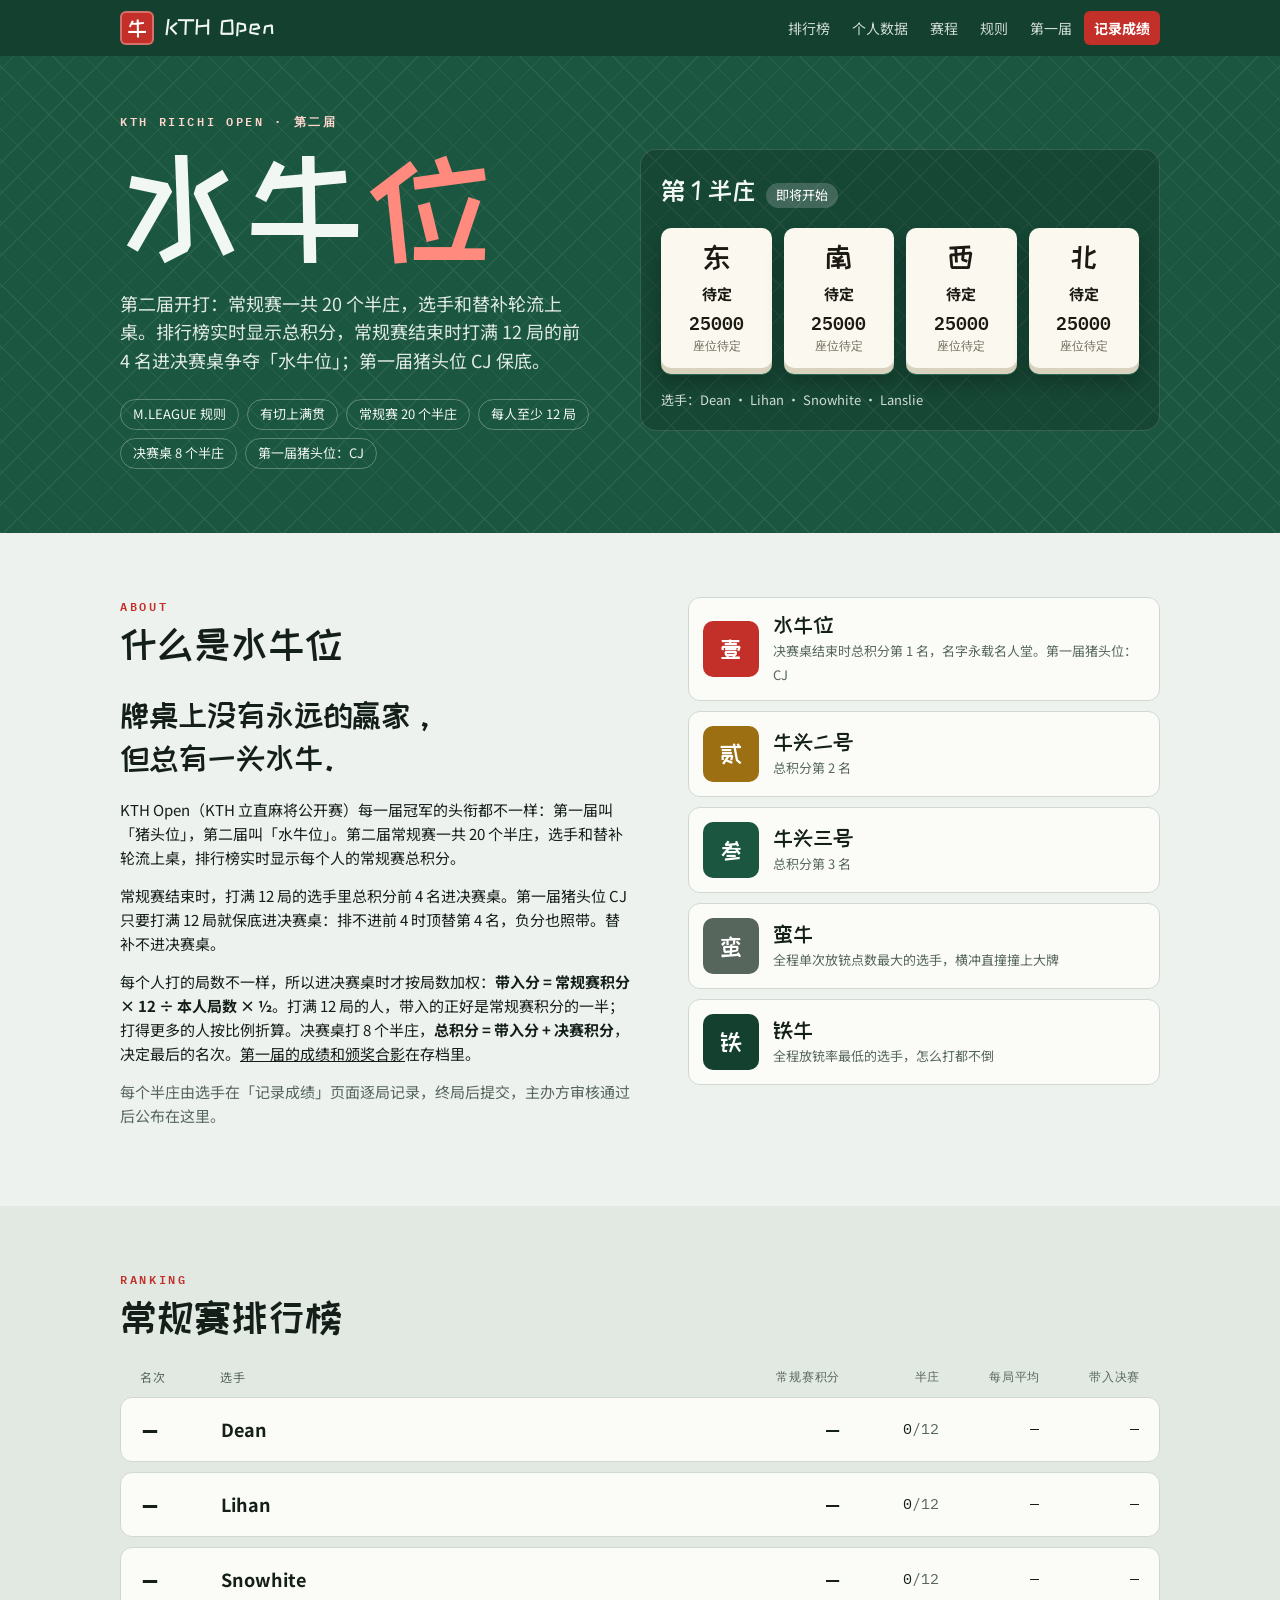
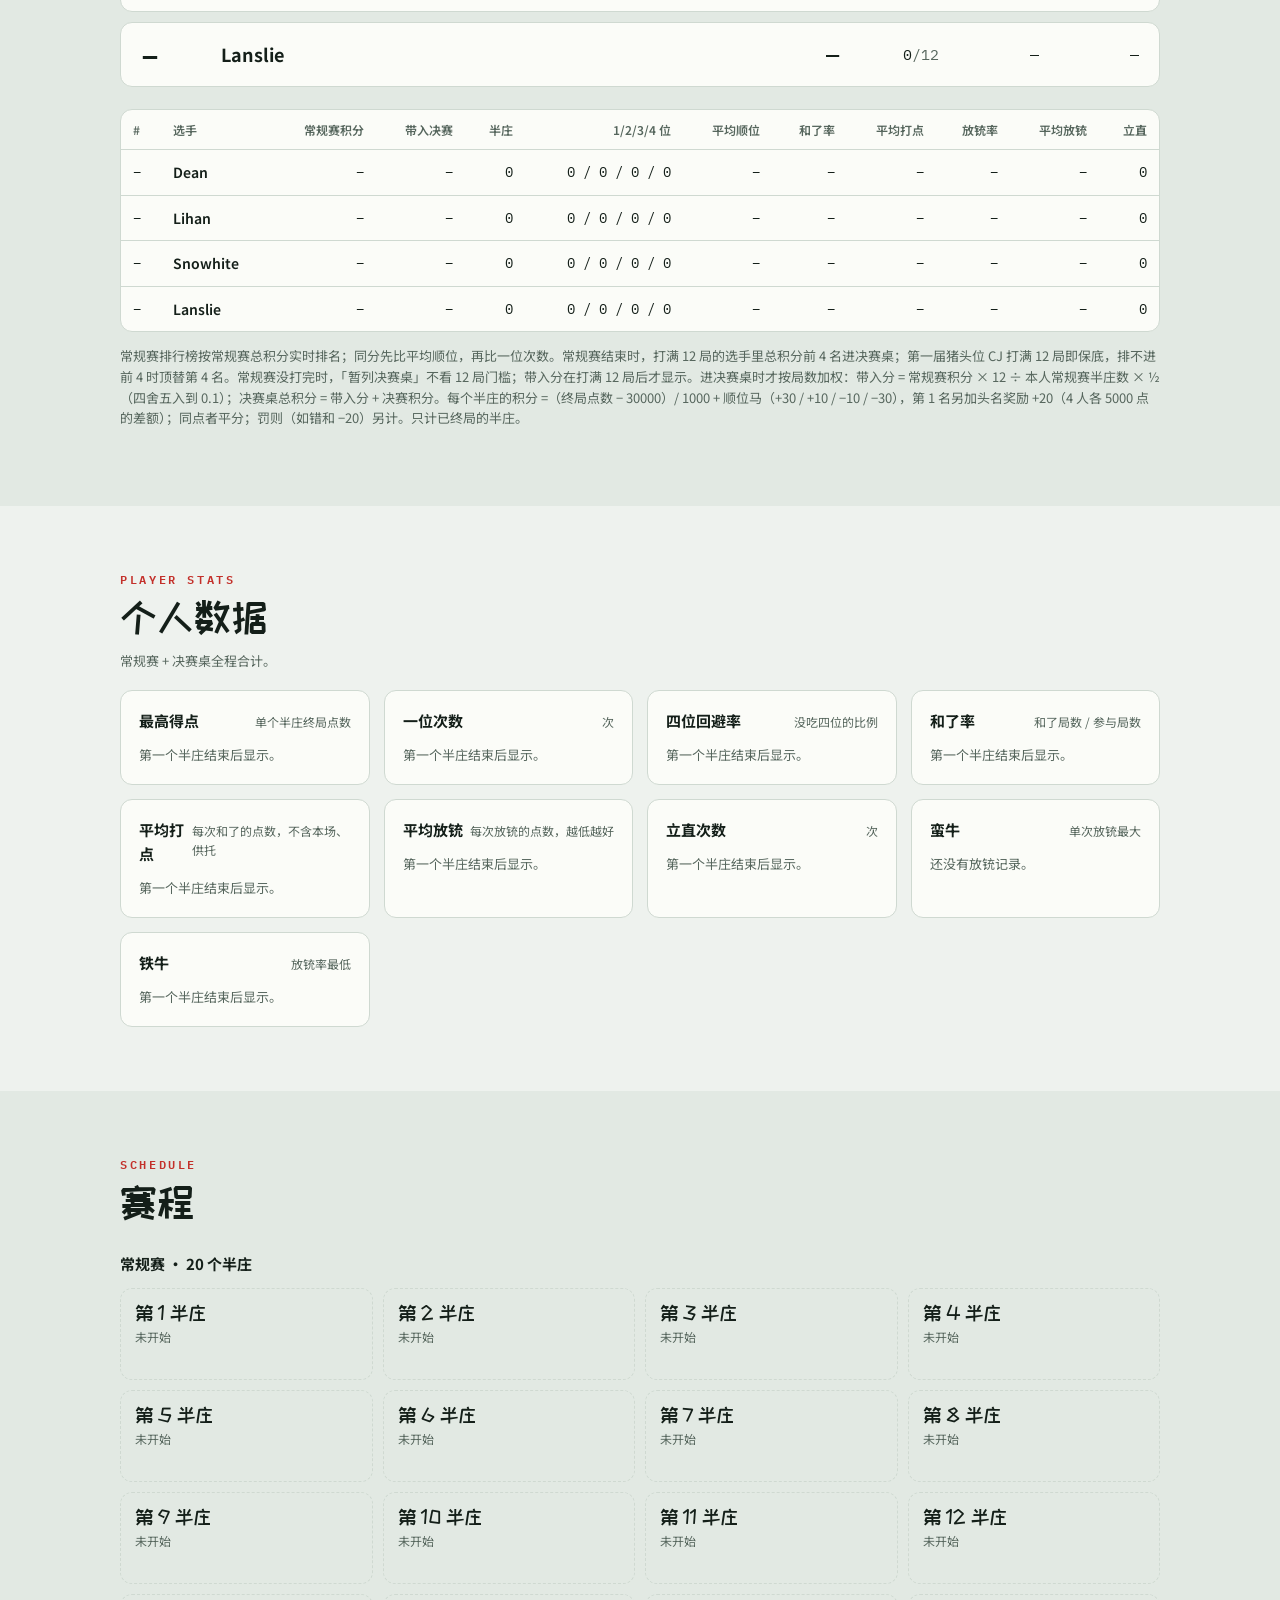
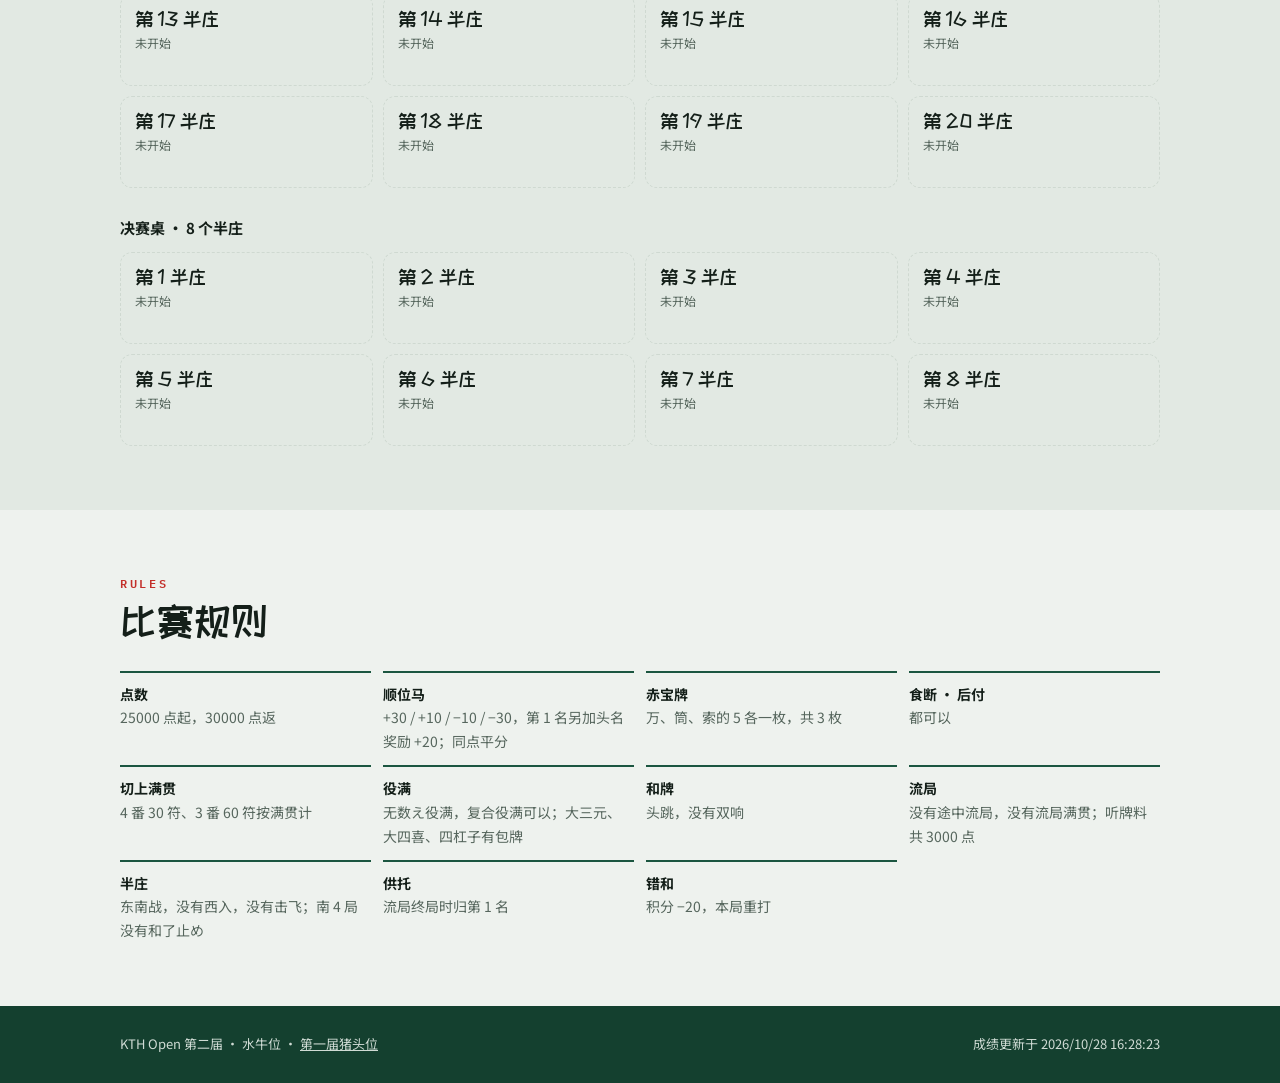
<file: index.html>
<!doctype html>
<html lang="zh-CN">
<head>
<meta charset="utf-8">
<meta name="viewport" content="width=device-width,initial-scale=1,viewport-fit=cover">
<title>水牛位 · KTH Open 第二届</title>
<meta name="description" content="KTH Open（KTH 立直麻将公开赛）第二届，冠军头衔「水牛位」：M.LEAGUE 规则，常规赛 20 个半庄、每人至少 12 局，前 4 名进决赛桌打 8 个半庄，排行榜、个人数据、赛程与牌谱。">
<link rel="preconnect" href="https://fonts.googleapis.com">
<link rel="preconnect" href="https://fonts.gstatic.com" crossorigin>
<link rel="stylesheet" href="https://fonts.googleapis.com/css2?family=ZCOOL+KuaiLe&family=Noto+Sans+SC:wght@400;500;700;900&family=IBM+Plex+Mono:wght@500;600&display=swap">
<style>
/* Layout: full-bleed bands (hero, intro, ranking, stats, schedule, rules), each with a centred 1080px inner column.
   The hero's match card draws the four players as standing mahjong tiles. */
:root{
  --bg:#eef2ee; --band:#e2e9e3; --surface:#fbfcf8; --line:#cfd9d1;
  --ink:#141f19; --muted:#56665d;
  --felt:#1b5640; --felt-2:#14402f; --felt-ink:#f1f7f2;
  --aka:#c3302a; --gold:#9c6f12; --good:#1d7a4b; --bad:#b4372d;
  --tile:#fbf8ef; --tile-edge:#d8d2bf;
  --display:"ZCOOL KuaiLe","Noto Sans SC",system-ui,sans-serif;
  --body:"Noto Sans SC","PingFang SC","Microsoft YaHei",system-ui,sans-serif;
  --mono:"IBM Plex Mono",ui-monospace,Menlo,monospace;
  color-scheme:light;
}
@media (prefers-color-scheme: dark){:root{
  --bg:#0d1611; --band:#121e17; --surface:#16231b; --line:#29392f;
  --ink:#e4ebe6; --muted:#93a59a;
  --felt:#17503b; --felt-2:#0f3a2a; --felt-ink:#eef6f0;
  --aka:#e65a4d; --gold:#d9a83e; --good:#58c08a; --bad:#ef7a6c;
  --tile:#ece7d8; --tile-edge:#b9b19a;
  color-scheme:dark;
}}
*{box-sizing:border-box}
html{scroll-behavior:smooth}
body{margin:0;background:var(--bg);color:var(--ink);font-family:var(--body);font-size:15px;line-height:1.6;
  padding-top:env(safe-area-inset-top,0px);padding-bottom:env(safe-area-inset-bottom,0px)}
button{font:inherit;color:inherit;cursor:pointer}
a{color:inherit}
:focus-visible{outline:2px solid var(--aka);outline-offset:3px}
.num{font-family:var(--mono);font-variant-numeric:tabular-nums}
.in{max-width:1080px;margin:0 auto;padding-left:max(20px,env(safe-area-inset-left,0px));padding-right:max(20px,env(safe-area-inset-right,0px))}
.band{padding-block:64px}
.band.alt{background:var(--band)}
.eyebrow{font-family:var(--mono);font-size:12px;letter-spacing:.22em;color:var(--aka);font-weight:600}
h2{font-family:var(--display);font-weight:400;font-size:40px;line-height:1.1;margin:6px 0 28px;text-wrap:balance}
h3{font-size:15px;margin:0 0 12px;font-weight:700}
.muted{color:var(--muted)} .small{font-size:13px}
.pos{color:var(--good)} .neg{color:var(--bad)}

/* top bar */
.bar{position:sticky;top:0;z-index:20;background:var(--felt-2);color:var(--felt-ink)}
.bar .in{display:flex;align-items:center;gap:14px;height:56px}
.mark{display:flex;align-items:center;gap:10px;text-decoration:none}
.seal{width:34px;height:34px;border-radius:6px;background:var(--aka);color:#fff;display:grid;place-items:center;font-family:var(--display);font-size:22px;box-shadow:inset 0 0 0 2px rgba(255,255,255,.3)}
.mark b{font-family:var(--display);font-weight:400;font-size:22px;letter-spacing:.04em}
.bar nav{margin-left:auto;display:flex;gap:2px;overflow-x:auto;scrollbar-width:none}
.bar nav a{text-decoration:none;font-size:14px;padding:6px 10px;border-radius:6px;white-space:nowrap;opacity:.85}
.bar nav a:hover{opacity:1;background:rgba(255,255,255,.08)}
.bar nav a.rec{background:var(--aka);color:#fff;opacity:1;font-weight:700}

/* hero */
.hero{background:var(--felt);color:var(--felt-ink);position:relative;overflow:hidden}
.hero::before{content:"";position:absolute;inset:0;opacity:.07;
  background-image:repeating-linear-gradient(45deg,#fff 0 1px,transparent 1px 22px),repeating-linear-gradient(-45deg,#fff 0 1px,transparent 1px 22px)}
.hero .in{position:relative;display:grid;grid-template-columns:1fr 1.1fr;gap:48px;align-items:center;padding-block:56px 64px}
.hero .eyebrow{color:#ffd7cf}
.hero h1{font-family:var(--display);font-weight:400;font-size:clamp(72px,12vw,132px);line-height:.95;margin:14px 0 18px;letter-spacing:.02em}
.hero h1 .r{color:#ff8a7d}
.hero p.lead{font-size:18px;max-width:30em;margin:0 0 24px;opacity:.92}
.facts{display:flex;flex-wrap:wrap;gap:8px}
.facts span{border:1px solid rgba(255,255,255,.28);border-radius:999px;padding:4px 12px;font-size:13px}

.match{background:rgba(0,0,0,.18);border:1px solid rgba(255,255,255,.14);border-radius:16px;padding:20px}
.match .head{display:flex;align-items:baseline;gap:10px;margin-bottom:16px;flex-wrap:wrap}
.match .head b{font-family:var(--display);font-weight:400;font-size:26px}
.match .head .st{font-size:13px;border-radius:999px;padding:2px 10px;background:var(--aka);color:#fff}
.match .head .st.done{background:rgba(255,255,255,.18)}
.match .head .meta{margin-left:auto;font-size:13px;opacity:.8}
.tiles{display:grid;grid-template-columns:repeat(4,1fr);gap:12px}
.tile{background:var(--tile);color:#1b1a14;border-radius:10px;padding:14px 10px 12px;text-align:center;position:relative;min-width:0;
  box-shadow:0 6px 0 var(--tile-edge),0 7px 0 #2a6a50,0 14px 18px rgba(0,0,0,.25)}
.tile .w{font-family:var(--display);font-size:30px;line-height:1;color:#1b1a14}
.tile .w.d{color:#c3302a}
.tile .n{font-weight:700;margin-top:10px;overflow:hidden;text-overflow:ellipsis;white-space:nowrap}
.tile .s{font-family:var(--mono);font-weight:600;font-size:18px;margin-top:2px}
.tile .p{font-size:12px;color:#6a6555;font-family:var(--mono)}
.tile .oya{position:absolute;top:8px;right:8px;font-size:11px;font-weight:700;color:#c3302a}
.match .foot{display:flex;justify-content:space-between;margin-top:22px;font-size:13px;opacity:.85;gap:10px;flex-wrap:wrap}
.match button.link{background:none;border:0;padding:0;color:#ffd7cf;text-decoration:underline;text-underline-offset:3px}

/* intro */
.intro{display:grid;grid-template-columns:1.1fr 1fr;gap:48px;align-items:start}
.intro .big{font-family:var(--display);font-size:32px;line-height:1.35;margin:0 0 18px;text-wrap:balance}
.intro p{margin:0 0 14px;max-width:34em}
.prizes{display:flex;flex-direction:column;gap:10px}
.prize{display:grid;grid-template-columns:56px 1fr;gap:14px;align-items:center;background:var(--surface);border:1px solid var(--line);border-radius:12px;padding:14px}
.prize .medal{width:56px;height:56px;border-radius:10px;display:grid;place-items:center;font-family:var(--display);font-size:24px;color:#fff}
.prize b{font-family:var(--display);font-weight:400;font-size:22px;display:block;line-height:1.2}
.m0{background:var(--aka)} .m1{background:var(--gold)} .m2{background:var(--felt)} .m3{background:var(--muted)} .m4{background:var(--felt-2)}

/* ranking */
.rank{display:flex;flex-direction:column;gap:10px}
.rrow{display:grid;grid-template-columns:64px 1fr repeat(4,minmax(84px,auto));gap:16px;align-items:center;background:var(--surface);border:1px solid var(--line);border-radius:12px;padding:14px 20px}
.rrow.h{background:none;border:0;padding-block:0;font-size:12px;color:var(--muted);letter-spacing:.06em}
.rrow .pos-n{font-family:var(--mono);font-size:30px;font-weight:600;line-height:1}
.rrow .pos-n .sub{font-family:var(--body);font-size:13px;font-weight:700;color:var(--muted);border:1px solid var(--line);border-radius:4px;padding:2px 6px}
.rrow.bk{background:none;border-style:dashed}
.rrow.fin{box-shadow:inset 5px 0 0 var(--felt)}
.rrow.r1{border-color:var(--aka);box-shadow:inset 5px 0 0 var(--aka)}
.rrow .short{font-size:12px;color:var(--muted);font-weight:400}
.rrow .who{font-weight:700;font-size:18px;display:flex;align-items:center;gap:10px;flex-wrap:wrap;min-width:0}
.badge{font-family:var(--display);font-weight:400;font-size:13px;padding:1px 8px;border-radius:4px;color:#fff}
.rrow .v{text-align:right;font-family:var(--mono);font-variant-numeric:tabular-nums}
.rrow .pt{font-size:22px;font-weight:600}
.bars{display:flex;height:6px;border-radius:3px;overflow:hidden;background:var(--band);margin-top:6px;max-width:220px}
.bars i{display:block;height:100%}
.rrow .show-s{display:none}

/* folded regular season */
details.fold{margin-top:22px;background:var(--surface);border:1px solid var(--line);border-radius:12px}
details.fold>summary{cursor:pointer;padding:14px 20px;font-weight:700;list-style:none;display:flex;justify-content:space-between;align-items:baseline;gap:12px}
details.fold>summary::-webkit-details-marker{display:none}
details.fold>summary::after{content:"展开 ▾";font-weight:400;font-size:13px;color:var(--muted);white-space:nowrap}
details.fold[open]>summary::after{content:"收起 ▴"}
details.fold>summary small{font-weight:400;color:var(--muted);font-size:13px;margin-right:auto}
details.fold .fold-in{padding:0 20px 20px}
details.fold .tablewrap{margin-top:0}

/* full table */
.tablewrap{overflow-x:auto;background:var(--surface);border:1px solid var(--line);border-radius:12px;margin-top:22px}
table{width:100%;border-collapse:collapse;font-size:14px}
th{font-size:12px;font-weight:600;color:var(--muted);text-align:right;padding:10px 12px;border-bottom:1px solid var(--line);white-space:nowrap}
td{padding:11px 12px;text-align:right;border-bottom:1px solid var(--line);white-space:nowrap;font-family:var(--mono);font-variant-numeric:tabular-nums}
th:nth-child(-n+2),td:nth-child(-n+2){text-align:left}
td:nth-child(2){font-family:var(--body);font-weight:600}
tr:last-child td{border-bottom:0}

/* stats */
.stats{display:grid;grid-template-columns:repeat(auto-fit,minmax(230px,1fr));gap:14px}
.card{background:var(--surface);border:1px solid var(--line);border-radius:12px;padding:18px}
.card h3{display:flex;justify-content:space-between;align-items:baseline}
.card h3 small{font-weight:400;color:var(--muted);font-size:12px}
.card ol{list-style:none;margin:0;padding:0;display:flex;flex-direction:column;gap:6px}
.card li{display:grid;grid-template-columns:1.6em 1fr auto;gap:8px;font-size:14px;align-items:baseline}
.card li .i{font-family:var(--mono);color:var(--muted)}
.card li:first-child{font-weight:700}
.award{display:flex;flex-direction:column;gap:6px}
.award .big{font-family:var(--mono);font-size:30px;font-weight:600;color:var(--aka);line-height:1.1}

/* schedule */
.sched{display:grid;grid-template-columns:repeat(4,1fr);gap:10px}
.cell{background:var(--surface);border:1px solid var(--line);border-radius:12px;padding:12px 14px;text-align:left;display:flex;flex-direction:column;gap:4px;min-height:92px}
button.cell:hover{border-color:var(--felt)}
.cell .no{font-family:var(--display);font-size:20px;line-height:1.1}
.cell .tag{font-size:12px;color:var(--muted)}
.cell.live{border-color:var(--aka)} .cell.live .tag{color:var(--aka);font-weight:700}
.cell.done .no{color:var(--felt)}
.cell.todo{background:none;border-style:dashed}
.cell .top1{font-size:13px;overflow:hidden;text-overflow:ellipsis;white-space:nowrap}

/* rules */
.rules{display:grid;grid-template-columns:repeat(auto-fit,minmax(240px,1fr));gap:12px}
.rule{border-top:2px solid var(--felt);padding-top:10px}
.rule b{display:block;font-size:14px}
.rule span{font-size:14px;color:var(--muted)}

footer{background:var(--felt-2);color:var(--felt-ink);padding-block:28px;font-size:13px}
footer .in{display:flex;justify-content:space-between;gap:12px;flex-wrap:wrap;opacity:.85}

/* game detail */
#detail{padding-block:32px 64px}
.back{background:none;border:0;color:var(--muted);padding:0;margin-bottom:12px}
.ghead{display:flex;align-items:baseline;gap:12px;flex-wrap:wrap;margin-bottom:16px}
.ghead .gno{font-family:var(--display);font-size:32px}
.ghead .state{font-family:var(--display);font-size:22px;color:var(--felt)}
.board{display:grid;grid-template-columns:repeat(4,1fr);gap:10px;margin-bottom:16px}
.seat{background:var(--surface);border:1px solid var(--line);border-radius:12px;padding:12px;display:flex;flex-direction:column;gap:2px;position:relative;min-width:0}
.seat.dealer{border-color:var(--aka);box-shadow:inset 0 3px 0 var(--aka)}
.seat .wind{font-family:var(--display);font-size:22px;line-height:1}
.seat .who{font-weight:600;overflow:hidden;text-overflow:ellipsis;white-space:nowrap}
.seat .sc{font-family:var(--mono);font-size:24px;font-weight:600}
.seat .meta{font-size:12px;color:var(--muted)}
.seat .dtag{position:absolute;top:10px;right:10px;font-size:11px;color:var(--aka);font-weight:700}
.hl{display:grid;grid-template-columns:7.5em 1fr;gap:10px;padding:10px 0;border-bottom:1px solid var(--line)}
.hl:last-child{border-bottom:0}
.hl .rd{font-size:13px;color:var(--muted)}
.hl .ds{font-size:12px;color:var(--muted);font-family:var(--mono)}

/* award photo */
.photo{margin:0;background:var(--surface);border:1px solid var(--line);border-radius:12px;overflow:hidden}
.photo img{display:block;width:100%;height:auto}
.photo figcaption{padding:12px 16px;font-size:13px;color:var(--muted)}

.empty{color:var(--muted);text-align:center;padding:28px 12px;border:1px dashed var(--line);border-radius:12px}

@media (max-width:860px){
  .hero .in,.intro{grid-template-columns:1fr;gap:32px}
  .sched{grid-template-columns:repeat(2,1fr)}
  .rrow{grid-template-columns:44px 1fr auto;gap:10px;padding:12px 14px}
  .rrow .hide-s{display:none}
  .rrow .show-s{display:block}
  .rrow .pos-n{font-size:24px}
  h2{font-size:32px}
  .band{padding-block:48px}
}
@media (max-width:560px){
  .tiles{gap:8px}
  .tile{padding:12px 4px 10px}
  .tile .w{font-size:24px}
  .tile .s{font-size:15px}
  .board{grid-template-columns:repeat(2,1fr)}
  .hl{grid-template-columns:1fr;gap:2px}
  .bar nav a{padding:6px 7px;font-size:13px}
  .mark b{display:none}
}
@media (prefers-reduced-motion:reduce){html{scroll-behavior:auto}}
</style>
</head>
<body>
<div class="bar"><div class="in">
  <a class="mark" href="#top" data-home><span class="seal" aria-hidden="true">牛</span><b>KTH Open</b></a>
  <nav>
    <a href="#ranking" data-home>排行榜</a>
    <a href="#stats" data-home>个人数据</a>
    <a href="#schedule" data-home>赛程</a>
    <a href="#rules" data-home>规则</a>
    <a href="s1/">第一届</a>
    <a href="record.html" class="rec">记录成绩</a>
  </nav>
</div></div>

<div id="home">
  <section class="hero" id="top"><div class="in">
    <div>
      <div class="eyebrow">KTH RIICHI OPEN · 第二届</div>
      <h1>水牛<span class="r">位</span></h1>
      <p class="lead">第二届开打：常规赛一共 20 个半庄，选手和替补轮流上桌。排行榜实时显示总积分，常规赛结束时打满 12 局的前 4 名进决赛桌争夺「水牛位」；第一届猪头位 CJ 保底。</p>
      <div class="facts"><span>M.LEAGUE 规则</span><span>有切上满贯</span><span>常规赛 20 个半庄</span><span>每人至少 12 局</span><span>决赛桌 8 个半庄</span><span>第一届猪头位：CJ</span></div>
    </div>
    <div class="match" id="match"><div class="head"><b>读取中…</b></div></div>
  </div></section>

  <section class="band"><div class="in intro">
    <div>
      <div class="eyebrow">ABOUT</div>
      <h2>什么是水牛位</h2>
      <p class="big">牌桌上没有永远的赢家，<br>但总有一头水牛。</p>
      <p>KTH Open（KTH 立直麻将公开赛）每一届冠军的头衔都不一样：第一届叫「猪头位」，第二届叫「水牛位」。第二届常规赛一共 20 个半庄，选手和替补轮流上桌，排行榜实时显示每个人的常规赛总积分。</p>
      <p>常规赛结束时，打满 12 局的选手里总积分前 4 名进决赛桌。第一届猪头位 CJ 只要打满 12 局就保底进决赛桌：排不进前 4 时顶替第 4 名，负分也照带。替补不进决赛桌。</p>
      <p>每个人打的局数不一样，所以进决赛桌时才按局数加权：<b>带入分 = 常规赛积分 × 12 ÷ 本人局数 × ½</b>。打满 12 局的人，带入的正好是常规赛积分的一半；打得更多的人按比例折算。决赛桌打 8 个半庄，<b>总积分 = 带入分 + 决赛积分</b>，决定最后的名次。<a href="s1/">第一届的成绩和颁奖合影</a>在存档里。</p>
      <p class="muted">每个半庄由选手在「记录成绩」页面逐局记录，终局后提交，主办方审核通过后公布在这里。</p>
    </div>
    <div class="prizes">
      <div class="prize"><span class="medal m0">壹</span><div><b>水牛位</b><span class="muted small">决赛桌结束时总积分第 1 名，名字永载名人堂。第一届猪头位：CJ</span></div></div>
      <div class="prize"><span class="medal m1">贰</span><div><b>牛头二号</b><span class="muted small">总积分第 2 名</span></div></div>
      <div class="prize"><span class="medal m2">叁</span><div><b>牛头三号</b><span class="muted small">总积分第 3 名</span></div></div>
      <div class="prize"><span class="medal m3">蛮</span><div><b>蛮牛</b><span class="muted small">全程单次放铳点数最大的选手，横冲直撞撞上大牌</span></div></div>
      <div class="prize"><span class="medal m4">铁</span><div><b>铁牛</b><span class="muted small">全程放铳率最低的选手，怎么打都不倒</span></div></div>
    </div>
  </div></section>

  <section class="band alt" id="ranking"><div class="in">
    <div class="eyebrow">RANKING</div>
    <h2 id="rankTitle">常规赛排行榜</h2>
    <div class="rank" id="rank"></div>
    <div class="tablewrap" id="fullWrap"><table><thead id="fullHead"></thead><tbody id="full"></tbody></table></div>
    <p class="muted small" style="margin-top:14px">常规赛排行榜按常规赛总积分实时排名；同分先比平均顺位，再比一位次数。常规赛结束时，打满 12 局的选手里总积分前 4 名进决赛桌；第一届猪头位 CJ 打满 12 局即保底，排不进前 4 时顶替第 4 名。常规赛没打完时，「暂列决赛桌」不看 12 局门槛；带入分在打满 12 局后才显示。进决赛桌时才按局数加权：带入分 = 常规赛积分 × 12 ÷ 本人常规赛半庄数 × ½（四舍五入到 0.1）；决赛桌总积分 = 带入分 + 决赛积分。每个半庄的积分 =（终局点数 − 30000）/ 1000 + 顺位马（+30 / +10 / −10 / −30），第 1 名另加头名奖励 +20（4 人各 5000 点的差额）；同点者平分；罚则（如错和 −20）另计。只计已终局的半庄。</p>
    <details class="fold" id="regFold" hidden><summary>常规赛最终成绩<small id="regSum"></small></summary><div class="fold-in">
      <div class="tablewrap"><table><thead id="fullRegHead"></thead><tbody id="fullReg"></tbody></table></div>
    </div></details>
  </div></section>

  <section class="band" id="stats"><div class="in">
    <div class="eyebrow">PLAYER STATS</div>
    <h2>个人数据</h2>
    <p class="muted small" style="margin:-16px 0 18px">常规赛 + 决赛桌全程合计。</p>
    <div class="stats" id="statcards"></div>
  </div></section>

  <section class="band alt" id="schedule"><div class="in">
    <div class="eyebrow">SCHEDULE</div>
    <h2>赛程</h2>
    <h3>常规赛 · 20 个半庄</h3>
    <div class="sched" id="schedReg"></div>
    <h3 style="margin-top:28px">决赛桌 · 8 个半庄</h3>
    <div class="sched" id="sched"></div>
    <details class="fold" id="casualFold" hidden><summary>娱乐局<small id="casualSum"></small></summary><div class="fold-in">
      <div class="sched" id="schedCasual"></div>
    </div></details>
  </div></section>

  <section class="band" id="rules"><div class="in">
    <div class="eyebrow">RULES</div>
    <h2>比赛规则</h2>
    <div class="rules">
      <div class="rule"><b>点数</b><span>25000 点起，30000 点返</span></div>
      <div class="rule"><b>顺位马</b><span>+30 / +10 / −10 / −30，第 1 名另加头名奖励 +20；同点平分</span></div>
      <div class="rule"><b>赤宝牌</b><span>万、筒、索的 5 各一枚，共 3 枚</span></div>
      <div class="rule"><b>食断 · 后付</b><span>都可以</span></div>
      <div class="rule"><b>切上满贯</b><span>4 番 30 符、3 番 60 符按满贯计</span></div>
      <div class="rule"><b>役满</b><span>无数え役满，复合役满可以；大三元、大四喜、四杠子有包牌</span></div>
      <div class="rule"><b>和牌</b><span>头跳，没有双响</span></div>
      <div class="rule"><b>流局</b><span>没有途中流局，没有流局满贯；听牌料共 3000 点</span></div>
      <div class="rule"><b>半庄</b><span>东南战，没有西入，没有击飞；南 4 局没有和了止め</span></div>
      <div class="rule"><b>供托</b><span>流局终局时归第 1 名</span></div>
      <div class="rule"><b>错和</b><span>积分 −20，本局重打</span></div>
    </div>
  </div></section>
</div>

<main id="detail" hidden><div class="in" id="detailIn"></div></main>

<footer><div class="in">
  <span>KTH Open 第二届 · 水牛位 · <a href="s1/">第一届猪头位</a></span>
  <span id="synced"></span>
</div></footer>

<script src="scoring.js"></script>
<script>
const S = { roster: [], games: [], syncedAt: null };
const esc = s => String(s ?? '').replace(/[&<>"']/g, c => ({ '&': '&amp;', '<': '&lt;', '>': '&gt;', '"': '&quot;', "'": '&#39;' }[c]));
const nameOf = id => (S.roster.find(p => p.id === id) || {}).name || '（已删除）';
const fmtPt = v => (v > 0 ? '+' : '') + v.toFixed(1);
const fmtD = v => v === 0 ? '0' : (v > 0 ? '+' : '') + v;
const sign = v => v > 0 ? 'pos' : v < 0 ? 'neg' : '';
const MEDAL = ['var(--aka)', 'var(--gold)', 'var(--felt)'];

function tally(games) {
  const P = {};
  for (const p of S.roster) P[p.id] = { id: p.id, name: p.name, backup: !!(p.backup || p.guest), guest: !!p.guest, n: 0, pt: 0, ranks: [0, 0, 0, 0], win: 0, dealin: 0, winPts: 0, dealPts: 0, riichi: 0, hands: 0, best: null };
  let worst = null;
  for (const g of games) {
    const R = replay(g);
    if (!R.done) continue;
    g.seats.forEach((pid, i) => {
      const x = P[pid]; if (!x) return;
      x.n++; x.pt += R.pts[i]; x.ranks[R.rank[i]]++;
      if (x.best == null || R.scores[i] > x.best) x.best = R.scores[i];
    });
    for (const L of R.log) {
      const hd = L.hd;
      if (hd.kind === 'manual') continue;
      g.seats.forEach(pid => P[pid] && P[pid].hands++);
      (hd.riichi || []).forEach(i => P[g.seats[i]] && P[g.seats[i]].riichi++);
      // 打点、放铳点都按牌面计：不含本场和供托（包牌时只计放铳者自己付的部分）
      const pao = hd.han >= 13 && hd.pao != null && hd.pao !== hd.winner && hd.pao !== hd.loser;
      if (hd.kind === 'ron' || hd.kind === 'tsumo') { const x = P[g.seats[hd.winner]]; if (x) { x.win++; x.winPts += hd.kind === 'ron' ? L.value : L.value - 300 * L.honba; } }
      if (L.dealIn) {
        const x = P[g.seats[L.dealIn.seat]]; if (x) { x.dealin++; x.dealPts += pao ? L.dealIn.points : L.dealIn.points - 300 * L.honba; }
        if (!worst || L.dealIn.points > worst.points) worst = { points: L.dealIn.points, pid: g.seats[L.dealIn.seat], to: g.seats[hd.winner], g, label: L.label, hand: handName(hd) };
      }
    }
  }
  const list = Object.values(P).map(x => ({ ...x, pt: Math.round(x.pt * 10) / 10, avg: x.n ? x.ranks.reduce((a, c, i) => a + c * (i + 1), 0) / x.n : null,
    avgWin: x.win ? x.winPts / x.win : null, avgDeal: x.dealin ? x.dealPts / x.dealin : null }));
  return { list, worst };
}
const r1 = v => Math.round(v * 10) / 10;
// 替补、客人排在最后；有成绩的排在没成绩的前面
const byKey = key => (a, b) => a.backup - b.backup || (b.n > 0) - (a.n > 0) || b[key] - a[key] || (a.avg ?? 9) - (b.avg ?? 9) || b.ranks[0] - a.ranks[0];

function stats() {
  const regGames = S.games.filter(g => !g.stage), poGames = S.games.filter(isPO);
  const regOver = poGames.length > 0 || regGames.filter(g => replay(g).done).length >= TOTAL;
  const reg = tally(regGames).list;
  // 常规赛只看总积分；进决赛桌时才按局数加权：带入分 = 积分 × NORM ÷ 局数 × CARRY
  for (const x of reg) { x.carry = x.n ? r1(x.pt * NORM / x.n * CARRY) : 0; x.short = regOver && !x.backup && x.n < MIN; }
  reg.sort((a, b) => a.backup - b.backup || a.short - b.short || byKey('pt')(a, b));   // 常规赛打完后，未满 MIN 局的排在合格选手后面，不给名次
  // 决赛桌：非替补里按常规赛总积分取前 FINAL 名（常规赛打完后要满 MIN 局）；SEED 合格但排不进时顶替最后一席
  const pool = reg.filter(x => !x.backup && x.n > 0 && (!regOver || x.n >= MIN));
  const top = pool.slice(0, FINAL), seed = pool.find(x => x.id === SEED);
  const seats = seed && !top.includes(seed) ? [...top.slice(0, FINAL - 1), seed] : top;
  for (const x of reg) { x.final = seats.includes(x); x.viaSeed = x === seed && !top.includes(seed); }
  const po = tally(poGames).list;
  const list = reg.filter(r => r.final || po.find(y => y.id === r.id).n).map(r => {
    const x = po.find(y => y.id === r.id);
    return { ...x, reg: r, carry: r.carry, total: r1(r.carry + x.pt) };
  }).sort(byKey('total'));
  const all = tally(S.games.filter(g => !isCasual(g)));
  all.list.sort(byKey('pt'));
  // 客人只打娱乐局时不出现在排行榜和个人数据里
  const seen = x => !x.guest || x.n || (x.reg && x.reg.n);
  return { list, reg: reg.filter(seen), all: all.list.filter(seen), worst: all.worst, regOver, playoff: poGames.length > 0 };
}

function renderMatch() {
  const el = document.getElementById('match');
  if (!S.games.length) {
    el.innerHTML = `<div class="head"><b>第 1 半庄</b><span class="st done">即将开始</span></div>
      <div class="tiles">${WINDS.map(w => `<div class="tile"><div class="w">${w}</div><div class="n">待定</div><div class="s">${START}</div><div class="p">座位待定</div></div>`).join('')}</div>
      <div class="foot"><span>选手：${S.roster.filter(p => !p.backup && !p.guest).map(p => esc(p.name)).join(' · ') || '待定'}${S.roster.some(p => p.backup) ? ` · 替补：${S.roster.filter(p => p.backup).map(p => esc(p.name)).join('、')}` : ''}</span></div>`;
    return;
  }
  // current = latest unfinished game, else the most recent finished one
  const sorted = S.games.filter(g => !isCasual(g)).sort((a, b) => (b.createdAt || 0) - (a.createdAt || 0));
  const g = sorted.find(x => !replay(x).done) || sorted[0];
  const R = replay(g);
  const st = R.done ? `<span class="st done">已终局</span>` : `<span class="st">进行中 · ${roundLabel(R.r, R.h)}</span>`;
  const tiles = g.seats.map((pid, i) => {
    const oya = !R.done && R.dealer === i;
    return `<div class="tile">${oya ? '<span class="oya">庄</span>' : ''}<div class="w ${oya ? 'd' : ''}">${WINDS[i]}</div><div class="n">${esc(nameOf(pid))}</div><div class="s">${R.scores[i]}</div>
      <div class="p">${R.done ? `${R.rank[i] + 1}位 ${fmtPt(R.pts[i])}` : `${R.scores[i] - START >= 0 ? '+' : ''}${R.scores[i] - START}`}</div></div>`;
  }).join('');
  el.innerHTML = `<div class="head"><b>${gameName(g)}</b>${st}<span class="meta">${R.done ? '' : `本场 ${R.h} · 供托 ${R.pot}`}</span></div>
    <div class="tiles">${tiles}</div>
    <div class="foot"><span>已记录 ${(g.hands || []).length} 局</span><button class="link" data-game="${esc(g.id)}">查看牌谱 →</button></div>`;
}

const badge = (t, c) => `<span class="badge" style="background:${c}">${t}</span>`;
const dist = x => x.n ? `<div class="bars" title="1/2/3/4 位次数">${x.ranks.map((c, k) => `<i style="width:${c / x.n * 100}%;background:${['var(--aka)', 'var(--gold)', 'var(--felt)', 'var(--muted)'][k]}"></i>`).join('')}</div>` : '';

function renderRegRank(reg, regOver) {
  const el = document.getElementById('rank');
  if (!reg.length) { el.innerHTML = `<div class="empty">还没有选手。</div>`; return; }
  const head = `<div class="rrow h"><span>名次</span><span>选手</span><span class="v">常规赛积分</span><span class="v hide-s">半庄</span><span class="v hide-s">每局平均</span><span class="v hide-s">带入决赛</span></div>`;
  el.innerHTML = head + reg.map((x, i) => {
    const tags = (x.final ? badge(regOver ? '决赛桌' : '暂列决赛桌', 'var(--felt)') : '') + (x.id === SEED ? badge(x.viaSeed ? SEED_TITLE + ' · 保底' : SEED_TITLE, 'var(--aka)') : '')
      + (x.short ? `<span class="short">未满 ${MIN} 局</span>` : '');
    return `<div class="rrow ${x.backup ? 'bk' : x.n && i === 0 ? 'r1' : x.final ? 'fin' : ''}">
      <span class="pos-n">${x.backup ? `<span class="sub">${x.guest ? '客人' : '替补'}</span>` : x.n && !x.short ? i + 1 : '–'}</span>
      <div><div class="who">${esc(x.name)}${tags}</div>
        <div class="muted small num show-s">${x.n} 局 · 常规赛 ${fmtPt(x.pt)}${x.backup || x.n < MIN ? '' : ` · 带入 ${fmtPt(x.carry)}`}</div>${dist(x)}</div>
      <span class="v pt ${sign(x.pt)}">${x.n ? fmtPt(x.pt) : '—'}</span>
      <span class="v hide-s">${x.n}${x.n < MIN && !x.backup ? `<span class="muted">/${MIN}</span>` : ''}</span>
      <span class="v hide-s ${sign(x.pt)}">${x.n ? fmtPt(r1(x.pt / x.n)) : '—'}</span>
      <span class="v hide-s ${sign(x.carry)}">${x.n >= MIN && !x.backup ? fmtPt(x.carry) : '—'}</span>
    </div>`;
  }).join('');
}

function renderRank(list) {
  const el = document.getElementById('rank');
  const head = `<div class="rrow h"><span>名次</span><span>选手</span><span class="v">总积分</span><span class="v hide-s">常规赛带入</span><span class="v hide-s">决赛</span><span class="v hide-s">决赛半庄</span></div>`;
  el.innerHTML = head + list.map((x, i) => `<div class="rrow ${i === 0 ? 'r1' : ''}">
      <span class="pos-n">${i + 1}</span>
      <div><div class="who">${esc(x.name)}${i < 3 && x.n ? badge(TITLES[i], MEDAL[i]) : ''}${x.id === SEED ? badge(SEED_TITLE, 'var(--aka)') : ''}</div>
        <div class="muted small num show-s">常规赛带入 ${fmtPt(x.carry)} · 决赛 ${fmtPt(x.pt)}（${x.n}/${PLAYOFF}）</div>${dist(x)}</div>
      <span class="v pt ${sign(x.total)}">${fmtPt(x.total)}</span>
      <span class="v hide-s ${sign(x.carry)}">${fmtPt(x.carry)}</span>
      <span class="v hide-s ${sign(x.pt)}">${x.n ? fmtPt(x.pt) : '—'}</span>
      <span class="v hide-s">${x.n}/${PLAYOFF}</span>
    </div>`).join('');
}

function renderFull(id, list, reg) {
  document.getElementById(id + 'Head').innerHTML = `<tr><th>#</th><th>选手</th>${reg ? '<th>常规赛积分</th><th>带入决赛</th>' : '<th>决赛积分</th>'}<th>半庄</th><th>1/2/3/4 位</th><th>平均顺位</th><th>和了率</th><th>平均打点</th><th>放铳率</th><th>平均放铳</th><th>立直</th></tr>`;
  document.getElementById(id).innerHTML = list.map((x, i) => `<tr>
    <td>${x.backup ? (x.guest ? '客人' : '替补') : x.n && !x.short ? i + 1 : '–'}</td><td>${esc(x.name)}${x.backup ? `<span class="muted">（${x.guest ? '客人' : '替补'}）</span>` : ''}</td>
    <td class="${sign(x.pt)}"><b>${x.n ? fmtPt(x.pt) : '–'}</b></td>
    ${reg ? `<td class="${sign(x.carry)}">${x.n >= MIN && !x.backup ? fmtPt(x.carry) : '–'}</td>` : ''}
    <td>${x.n}</td><td>${x.ranks.join(' / ')}</td>
    <td>${x.avg != null ? x.avg.toFixed(2) : '–'}</td>
    <td>${x.hands ? (x.win / x.hands * 100).toFixed(1) + '%' : '–'}</td>
    <td>${x.avgWin != null ? Math.round(x.avgWin).toLocaleString('en-US') : '–'}</td>
    <td>${x.hands ? (x.dealin / x.hands * 100).toFixed(1) + '%' : '–'}</td>
    <td>${x.avgDeal != null ? Math.round(x.avgDeal).toLocaleString('en-US') : '–'}</td>
    <td>${x.riichi}</td></tr>`).join('');
}

function renderStats(list, worst) {
  const played = list.filter(x => x.n);
  const turtle = played.filter(x => x.hands).sort((a, b) => a.dealin / a.hands - b.dealin / b.hands || b.hands - a.hands)[0];
  const card = (title, unit, rows) => `<div class="card"><h3>${title}<small>${unit}</small></h3>${rows.length ? `<ol>${rows.map((r, i) => `<li><span class="i">${i + 1}</span><span>${esc(r[0])}</span><span class="num">${r[1]}</span></li>`).join('')}</ol>` : `<div class="muted small">第一个半庄结束后显示。</div>`}</div>`;
  const by = (f, fmt) => played.slice().sort((a, b) => f(b) - f(a)).map(x => [x.name, fmt(f(x))]);
  const html = [
    card('最高得点', '单个半庄终局点数', by(x => x.best, v => v.toLocaleString('en-US'))),
    card('一位次数', '次', by(x => x.ranks[0], v => v)),
    card('四位回避率', '没吃四位的比例', by(x => 1 - x.ranks[3] / x.n, v => v.toFixed(4))),
    card('和了率', '和了局数 / 参与局数', played.filter(x => x.hands).slice().sort((a, b) => b.win / b.hands - a.win / a.hands).map(x => [x.name, (x.win / x.hands * 100).toFixed(1) + '%'])),
    card('平均打点', '每次和了的点数，不含本场、供托', played.filter(x => x.win).slice().sort((a, b) => b.avgWin - a.avgWin).map(x => [x.name, Math.round(x.avgWin).toLocaleString('en-US')])),
    card('平均放铳', '每次放铳的点数，越低越好', played.filter(x => x.dealin).slice().sort((a, b) => a.avgDeal - b.avgDeal).map(x => [x.name, Math.round(x.avgDeal).toLocaleString('en-US')])),
    card('立直次数', '次', by(x => x.riichi, v => v)),
    `<div class="card"><h3>蛮牛<small>单次放铳最大</small></h3>${worst
      ? `<div class="award"><span class="big">−${worst.points.toLocaleString('en-US')}</span><span><b>${esc(nameOf(worst.pid))}</b> 放铳给 ${esc(nameOf(worst.to))}</span><span class="muted small">${gameName(worst.g)} · ${worst.label} · ${worst.hand}</span></div>`
      : `<div class="muted small">还没有放铳记录。</div>`}</div>`,
    `<div class="card"><h3>铁牛<small>放铳率最低</small></h3>${turtle
      ? `<div class="award"><span class="big" style="color:var(--felt)">${(turtle.dealin / turtle.hands * 100).toFixed(1)}%</span><span><b>${esc(turtle.name)}</b> 放铳 ${turtle.dealin} 次 / 参与 ${turtle.hands} 局</span><span class="muted small">同率时参与局数多者优先</span></div>`
      : `<div class="muted small">第一个半庄结束后显示。</div>`}</div>`,
  ];
  document.getElementById('statcards').innerHTML = html.join('');
}

function cell(g, label) {
  const R = replay(g);
  if (!R.done) return `<button class="cell live" data-game="${esc(g.id)}"><span class="no">${label}</span><span class="tag">进行中 · ${roundLabel(R.r, R.h)}</span><span class="top1 muted">已记录 ${(g.hands || []).length} 局</span></button>`;
  const top = R.rank.indexOf(0);
  return `<button class="cell done" data-game="${esc(g.id)}"><span class="no">${label}</span><span class="tag">已终局</span><span class="top1">1 位 <b>${esc(nameOf(g.seats[top]))}</b> <span class="num pos">${fmtPt(R.pts[top])}</span></span></button>`;
}
function renderSched(id, games, count) {
  const m = {};
  for (const g of games) (m[g.no] = m[g.no] || []).push(g);
  for (const k in m) m[k].sort((a, b) => (a.createdAt || 0) - (b.createdAt || 0));
  document.getElementById(id).innerHTML = Array.from({ length: count }, (_, k) => {
    const no = k + 1, gs = m[no] || [];
    if (!gs.length) return `<div class="cell todo"><span class="no">第 ${no} 半庄</span><span class="tag">未开始</span></div>`;
    return cell(gs[gs.length - 1], `第 ${no} 半庄`);
  }).join('');
}
function renderCasual(games) {
  document.getElementById('casualFold').hidden = !games.length;
  document.getElementById('casualSum').textContent = `${games.length} 局 · 不计入排名和个人数据`;
  document.getElementById('schedCasual').innerHTML = games.slice().sort((a, b) => a.no - b.no || (a.createdAt || 0) - (b.createdAt || 0)).map(g => cell(g, gameName(g))).join('');
}

function renderGame(g) {
  const R = replay(g), P = i => esc(nameOf(g.seats[i]));
  const seats = g.seats.map((pid, i) => `<div class="seat ${!R.done && R.dealer === i ? 'dealer' : ''}">
      ${!R.done && R.dealer === i ? '<span class="dtag">庄</span>' : ''}
      <span class="wind">${WINDS[i]}</span><span class="who">${P(i)}</span>
      <span class="sc">${R.scores[i]}</span>
      <span class="meta num">${R.done ? `${R.rank[i] + 1}位 · <span class="${sign(R.pts[i])}">${fmtPt(R.pts[i])}</span>${R.pen[i] ? `（罚 ${R.pen[i]}）` : ''}` : `${R.scores[i] - START >= 0 ? '+' : ''}${R.scores[i] - START}`}</span>
    </div>`).join('');
  const log = R.log.length ? R.log.slice().reverse().map(L => {
    const hd = L.hd;
    let what = '';
    if (hd.kind === 'ron') what = `<b>${P(hd.winner)}</b> 荣和 ${P(hd.loser)} · ${handName(hd)} ${L.value}`;
    else if (hd.kind === 'tsumo') what = `<b>${P(hd.winner)}</b> 自摸 · ${handName(hd)}`;
    else if (hd.kind === 'draw') what = `流局 · 听牌：${(hd.tenpai || []).length ? hd.tenpai.map(P).join('、') : '无'}`;
    else what = `调整${hd.note ? ' · ' + esc(hd.note) : ''}${(hd.pen || []).some(Number) ? ' · 罚则 ' + hd.pen.map((v, i) => +v ? `${P(i)} ${v}` : '').filter(Boolean).join('、') : ''}`;
    const rc = (hd.pao != null ? ` · 包牌：${P(hd.pao)}` : '') + ((hd.riichi || []).length ? ` · 立直：${hd.riichi.map(P).join('、')}` : '');
    return `<div class="hl"><span class="rd">${L.label}</span><div>${what}${rc}<div class="ds">${L.d.map((v, i) => `${WINDS[i]}${fmtD(v)}`).join('  ')}</div></div></div>`;
  }).join('') : `<div class="muted small">这个半庄没有逐局记录。</div>`;
  document.getElementById('detailIn').innerHTML = `
    <button class="back" data-back>← 返回首页</button>
    <div class="ghead"><span class="gno">${gameName(g)}</span><span class="state">${R.done ? '终局' : roundLabel(R.r, R.h)}</span>
      <span class="muted small">本场 ${R.done ? '–' : R.h} · 供托 ${R.pot} · 已记录 ${(g.hands || []).length} 局</span></div>
    <div class="board">${seats}</div>
    ${isCasual(g) ? `<p class="muted small">娱乐局，不计入排名和个人数据。</p>` : ''}
    ${g.final ? `<p class="muted small">终局点数为直接录入。</p>` : ''}
    <div class="card"><h3>牌谱</h3>${log}</div>`;
}

function showGame(id) {
  const g = S.games.find(x => x.id === id); if (!g) return;
  renderGame(g);
  document.getElementById('home').hidden = true;
  document.getElementById('detail').hidden = false;
  window.scrollTo(0, 0);
}
function showHome(anchor) {
  document.getElementById('detail').hidden = true;
  document.getElementById('home').hidden = false;
  if (anchor) document.querySelector(anchor)?.scrollIntoView();
}

document.addEventListener('click', e => {
  const g = e.target.closest('[data-game]');
  if (g) { showGame(g.dataset.game); return; }
  if (e.target.closest('[data-back]')) { showHome('#schedule'); return; }
  const h = e.target.closest('a[data-home]');
  if (h && !document.getElementById('detail').hidden) { e.preventDefault(); showHome(h.getAttribute('href')); }
});

(async () => {
  try {
    const d = await (await fetch('data.json', { cache: 'no-store' })).json();
    S.roster = d.roster || []; S.games = d.games || []; S.syncedAt = d.syncedAt;
  } catch (e) {
    document.getElementById('match').innerHTML = `<div class="head"><b>成绩暂时读不出来</b></div><p class="small">请稍后刷新页面。</p>`;
    return;
  }
  const { list, reg, all, worst, regOver, playoff } = stats();
  const po = S.games.filter(isPO), regGames = S.games.filter(g => !g.stage);
  renderMatch();
  document.getElementById('rankTitle').textContent = playoff ? '决赛桌排行榜' : '常规赛排行榜';
  if (playoff) {
    renderRank(list); renderFull('full', list, false); renderFull('fullReg', reg, true);
    document.getElementById('regFold').hidden = false;
    document.getElementById('regSum').textContent = `${regGames.length} 个半庄 · ` + reg.filter(x => x.final).map(x => `${x.name} ${fmtPt(x.pt)}`).join(' · ');
  } else {
    renderRegRank(reg, regOver); renderFull('full', reg, true);
  }
  renderStats(all, worst);
  renderSched('schedReg', regGames, TOTAL); renderSched('sched', po, PLAYOFF); renderCasual(S.games.filter(isCasual));
  if (S.syncedAt) document.getElementById('synced').textContent = `成绩更新于 ${new Date(S.syncedAt).toLocaleString('zh-CN', { hour12: false })}`;
})();
</script>
</body>
</html>
</file>
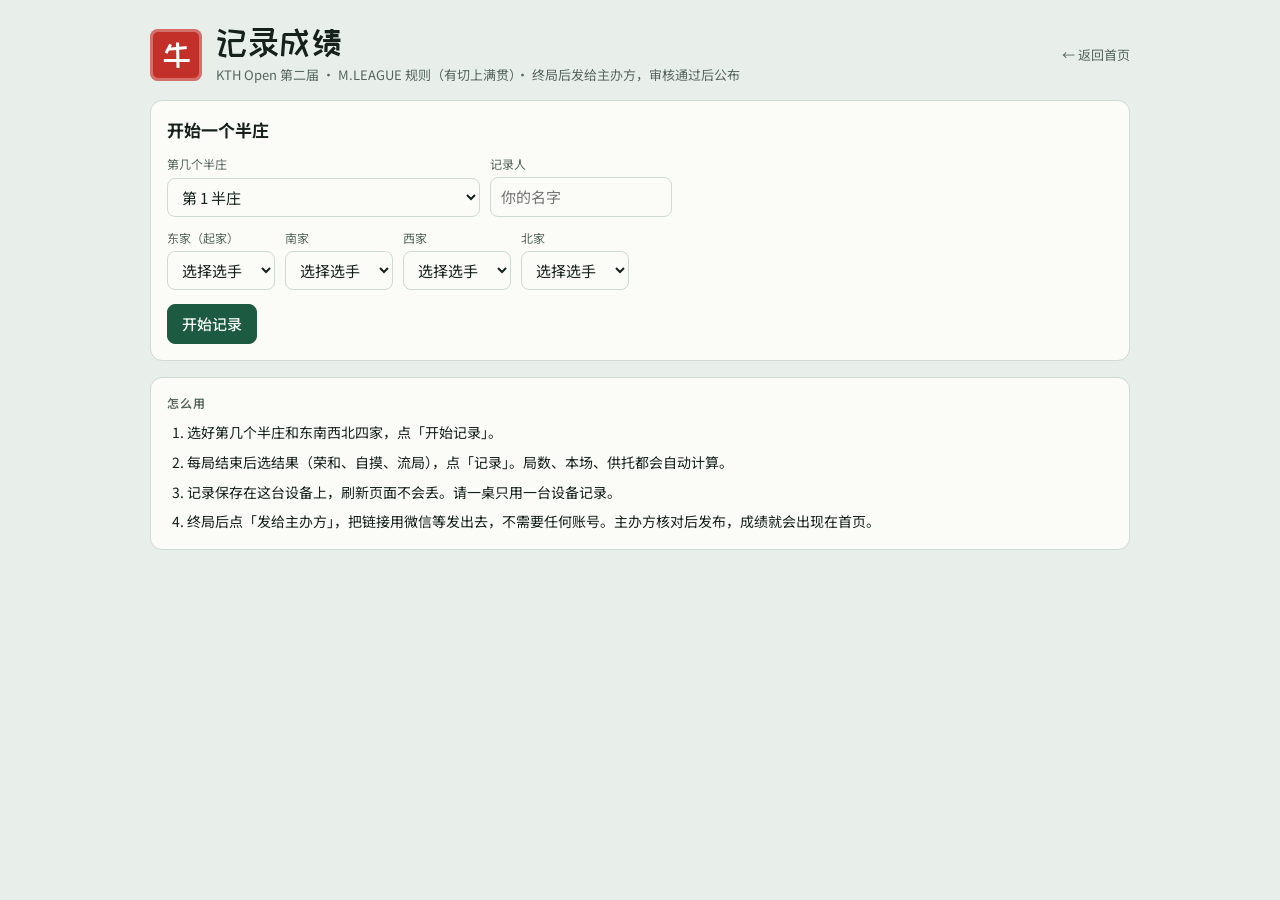
<file: record.html>
<!doctype html>
<html lang="zh-CN">
<head>
<meta charset="utf-8">
<meta name="viewport" content="width=device-width,initial-scale=1,viewport-fit=cover">
<title>记录成绩 · KTH Open</title>
<meta name="description" content="KTH Open 记分页：逐局记录一个半庄，终局后发链接给主办方审核，不需要账号。">
<link rel="preconnect" href="https://fonts.googleapis.com">
<link rel="preconnect" href="https://fonts.gstatic.com" crossorigin>
<link rel="stylesheet" href="https://fonts.googleapis.com/css2?family=ZCOOL+KuaiLe&family=Noto+Sans+SC:wght@400;500;700&family=IBM+Plex+Mono:wght@500;600&display=swap">
<style>
/* Layout: one centred column (max 980px); sticky tab bar; the seat board is a 4-up row of score "tiles" that folds to 2×2 on phones */
:root{
  --bg:#e8eee9; --surface:#fbfcf8; --soft:#dfe7e1; --line:#cfdad2;
  --ink:#16211b; --muted:#56665d;
  --felt:#1c5a42; --felt-ink:#f2f8f4; --aka:#c3302a; --gold:#9c6f12;
  --good:#1d7a4b; --bad:#b4372d;
  --display:"ZCOOL KuaiLe","Noto Sans SC",system-ui,sans-serif;
  --body:"Noto Sans SC","PingFang SC","Microsoft YaHei",system-ui,sans-serif;
  --mono:"IBM Plex Mono",ui-monospace,Menlo,monospace;
}
@media (prefers-color-scheme: dark){:root:not([data-theme="light"]){
  --bg:#0e1712; --surface:#15211a; --soft:#1c2b22; --line:#2a3b31;
  --ink:#e4ebe6; --muted:#93a59a;
  --felt:#3f9c74; --felt-ink:#0b140f; --aka:#ec6457; --gold:#d9a83e;
  --good:#58c08a; --bad:#ef7a6c; color-scheme:dark;
}}
:root[data-theme="dark"]{
  --bg:#0e1712; --surface:#15211a; --soft:#1c2b22; --line:#2a3b31;
  --ink:#e4ebe6; --muted:#93a59a;
  --felt:#3f9c74; --felt-ink:#0b140f; --aka:#ec6457; --gold:#d9a83e;
  --good:#58c08a; --bad:#ef7a6c; color-scheme:dark;
}
*{box-sizing:border-box}
body{background:var(--bg);color:var(--ink);font-family:var(--body);font-size:15px;line-height:1.55;
  padding-left:max(16px,env(safe-area-inset-left,0px));padding-right:max(16px,env(safe-area-inset-right,0px));padding-block:0 48px}
body::before{content:"";position:fixed;inset:0 0 auto;height:env(safe-area-inset-top,0px);z-index:10;background:var(--bg)}
.wrap{max-width:980px;margin:0 auto}
button,select,input{font:inherit;color:inherit}
button{cursor:pointer}
:focus-visible{outline:2px solid var(--felt);outline-offset:2px}
.num{font-family:var(--mono);font-variant-numeric:tabular-nums}

/* header */
header{display:flex;align-items:center;gap:14px;padding-block:24px 14px;flex-wrap:wrap}
.seal{width:52px;height:52px;border-radius:8px;background:var(--aka);color:#fff;display:grid;place-items:center;
  font-family:var(--display);font-size:32px;line-height:1;flex:none;box-shadow:inset 0 0 0 3px color-mix(in srgb,#fff 30%,transparent)}
.htxt{min-width:0;flex:1}
h1{font-family:var(--display);font-weight:400;font-size:34px;line-height:1.1;margin:0;letter-spacing:.02em;text-wrap:balance}
.sub{color:var(--muted);font-size:13px;margin-top:4px}
.progress{display:flex;flex-direction:column;align-items:flex-end;gap:6px}
.progress .lbl{font-size:12px;color:var(--muted);letter-spacing:.06em}
.pips{display:grid;grid-template-columns:repeat(16,10px);gap:3px}
.pip{height:14px;border-radius:2px;background:var(--soft);border:1px solid var(--line)}
.pip.on{background:var(--felt);border-color:var(--felt)}

/* tabs */
nav{position:sticky;top:env(safe-area-inset-top,0px);z-index:5;background:var(--bg);display:flex;gap:4px;padding-block:8px;border-bottom:1px solid var(--line);margin-bottom:20px}
nav button{background:none;border:0;padding:8px 14px;border-radius:999px;color:var(--muted);font-weight:500}
nav button[aria-current="true"]{background:var(--felt);color:var(--felt-ink)}

.banner{background:var(--soft);border:1px solid var(--line);border-radius:10px;padding:10px 14px;margin-bottom:16px;font-size:14px}
.banner.warn{border-color:var(--aka)}
section{display:flex;flex-direction:column;gap:16px}
h2{font-size:17px;margin:0;font-weight:700}
h3{font-size:12px;margin:0;font-weight:600;color:var(--muted);letter-spacing:.08em}
.panel{background:var(--surface);border:1px solid var(--line);border-radius:12px;padding:16px}
.row{display:flex;gap:10px;align-items:center;flex-wrap:wrap}
.spacer{flex:1}
.muted{color:var(--muted)}
.small{font-size:13px}
.empty{text-align:center;padding:36px 16px;color:var(--muted)}
.empty b{display:block;color:var(--ink);font-size:16px;margin-bottom:4px}

/* buttons & fields */
.btn{border:1px solid var(--line);background:var(--surface);padding:7px 14px;border-radius:8px;font-weight:500}
.btn:hover{border-color:var(--felt)}
.btn.primary{background:var(--felt);border-color:var(--felt);color:var(--felt-ink)}
.btn.danger{color:var(--bad)}
.btn.danger.armed{background:var(--bad);border-color:var(--bad);color:var(--surface)}
.btn:disabled{opacity:.45;cursor:not-allowed}
.btn.sm{padding:4px 10px;font-size:13px}
input[type=text],input[type=number],select{background:var(--surface);border:1px solid var(--line);border-radius:8px;padding:7px 10px;min-width:0}
input[type=number]{width:110px}
label.f{display:flex;flex-direction:column;gap:4px;font-size:12px;color:var(--muted);min-width:0}
label.f > *{color:var(--ink);font-size:15px}

/* leaderboard */
.tablewrap{overflow-x:auto}
table{width:100%;border-collapse:collapse;font-size:14px}
th{font-size:12px;font-weight:600;color:var(--muted);text-align:right;padding:8px 10px;border-bottom:1px solid var(--line);white-space:nowrap}
td{padding:10px;text-align:right;border-bottom:1px solid var(--line);white-space:nowrap}
th:nth-child(-n+2),td:nth-child(-n+2){text-align:left}
tr:last-child td{border-bottom:0}
.rk{font-family:var(--mono);font-weight:600;width:2.5em}
.title{display:inline-block;font-family:var(--display);font-size:13px;padding:1px 8px;border-radius:4px;margin-left:8px;vertical-align:1px}
.t0{background:var(--aka);color:#fff}
.t1{background:var(--gold);color:var(--surface)}
.t2{background:var(--felt);color:var(--felt-ink)}
.pos{color:var(--good)} .neg{color:var(--bad)}
.award{display:grid;grid-template-columns:auto 1fr;gap:14px;align-items:center}
.award .big{font-family:var(--mono);font-size:28px;font-weight:600;color:var(--aka)}

/* game list */
.games{display:grid;grid-template-columns:repeat(auto-fill,minmax(280px,1fr));gap:12px}
.gcard{text-align:left;background:var(--surface);border:1px solid var(--line);border-radius:12px;padding:14px;display:flex;flex-direction:column;gap:10px}
.gcard:hover{border-color:var(--felt)}
.gcard .top{display:flex;justify-content:space-between;align-items:baseline;gap:8px}
.gno{font-family:var(--display);font-size:20px}
.chip{font-size:12px;padding:2px 8px;border-radius:999px;border:1px solid var(--line);color:var(--muted);white-space:nowrap}
.chip.live{border-color:var(--aka);color:var(--aka)}
.chip.done{background:var(--soft)}
.glines{display:grid;grid-template-columns:auto 1fr auto auto;gap:2px 10px;font-size:14px}
.glines .w{color:var(--muted)}
.glines .nm{overflow:hidden;text-overflow:ellipsis;white-space:nowrap}

/* game detail */
.back{background:none;border:0;color:var(--muted);padding:0}
.ghead{display:flex;align-items:baseline;gap:12px;flex-wrap:wrap}
.ghead .gno{font-size:28px}
.state{font-family:var(--display);font-size:22px;color:var(--felt)}
.board{display:grid;grid-template-columns:repeat(4,1fr);gap:10px}
.seat{background:var(--surface);border:1px solid var(--line);border-radius:12px;padding:12px 12px 10px;display:flex;flex-direction:column;gap:2px;position:relative;min-width:0}
.seat.dealer{border-color:var(--aka);box-shadow:inset 0 3px 0 var(--aka)}
.seat .wind{font-family:var(--display);font-size:22px;line-height:1}
.seat .who{font-weight:600;overflow:hidden;text-overflow:ellipsis;white-space:nowrap}
.seat .sc{font-family:var(--mono);font-size:24px;font-weight:600;font-variant-numeric:tabular-nums}
.seat .meta{font-size:12px;color:var(--muted)}
.seat .dtag{position:absolute;top:10px;right:10px;font-size:11px;color:var(--aka);font-weight:700}
.sticks{display:flex;gap:16px;font-size:13px;color:var(--muted)}
.seg{display:flex;flex-wrap:wrap;gap:6px}
.seg button{border:1px solid var(--line);background:var(--surface);border-radius:8px;padding:6px 12px;min-width:0}
.seg button[aria-pressed="true"]{background:var(--felt);border-color:var(--felt);color:var(--felt-ink)}
.seg button:disabled{opacity:.35;cursor:not-allowed}
.fgrid{display:grid;grid-template-columns:110px 1fr;gap:12px 14px;align-items:center}
.fgrid > .k{font-size:13px;color:var(--muted)}
.preview{display:grid;grid-template-columns:repeat(4,1fr);gap:6px;background:var(--soft);border-radius:8px;padding:10px}
.preview div{font-size:13px;text-align:center;min-width:0}
.preview b{display:block;font-family:var(--mono);font-size:15px}
.hlog{display:flex;flex-direction:column}
.hl{display:grid;grid-template-columns:7.5em 1fr auto;gap:10px;padding:9px 0;border-bottom:1px solid var(--line);align-items:start}
.hl:last-child{border-bottom:0}
.hl .rd{font-size:13px;color:var(--muted)}
.hl .ds{font-size:12px;color:var(--muted);font-family:var(--mono)}
.x{background:none;border:0;color:var(--muted);font-size:13px;padding:2px 6px;border-radius:6px}
.x:hover{color:var(--bad)}
.final{display:grid;grid-template-columns:repeat(4,1fr);gap:10px}
.toast{position:fixed;left:50%;transform:translateX(-50%);bottom:calc(20px + env(safe-area-inset-bottom,0px));background:var(--ink);color:var(--bg);padding:10px 16px;border-radius:8px;font-size:14px;z-index:20;max-width:calc(100% - 32px)}

/* players */
.plist{display:flex;flex-direction:column}
.pl{display:flex;gap:10px;align-items:center;padding:8px 0;border-bottom:1px solid var(--line)}
.pl:last-child{border-bottom:0}
.pl .nm{flex:1;min-width:0;overflow:hidden;text-overflow:ellipsis}

@media (max-width:640px){
  h1{font-size:28px}
  .progress{align-items:flex-start;width:100%}
  .pips{grid-template-columns:repeat(16,1fr);width:100%}
  .board,.preview,.final{grid-template-columns:repeat(2,1fr)}
  .fgrid{grid-template-columns:1fr;gap:6px}
  .fgrid > .k{margin-top:6px}
  .hl{grid-template-columns:1fr auto}
  .hl .rd{grid-column:1/-1}
}
@media (prefers-reduced-motion:reduce){*{transition:none!important;animation:none!important}}
html{color-scheme:light}
:root{padding-top:env(safe-area-inset-top,0px);padding-bottom:env(safe-area-inset-bottom,0px)}
body{margin:0}
header a.home{color:var(--muted);font-size:13px;text-decoration:none;white-space:nowrap}
.steps{display:flex;flex-direction:column;gap:8px;margin:0;padding-left:20px;font-size:14px}
.code{font-family:var(--mono);font-size:12px;background:var(--soft);border-radius:8px;padding:10px;max-height:220px;overflow:auto;white-space:pre-wrap;word-break:break-all}
</style>
</head>
<body>
<div class="wrap">
  <header>
    <div class="seal" aria-hidden="true">牛</div>
    <div class="htxt">
      <h1>记录成绩</h1>
      <div class="sub">KTH Open 第二届 · M.LEAGUE 规则（有切上满贯）· 终局后发给主办方，审核通过后公布</div>
    </div>
    <a class="home" href="./">← 返回首页</a>
  </header>
  <div id="banner"></div>
  <main id="app"><div class="empty">正在读取选手名单…</div></main>
</div>
<div id="toast" class="toast" hidden></div>

<script src="scoring.js"></script>
<script>
const REPO = 'OlivierTOMATO/kth-riichi-zhutouwei';
const KEY = 'zhutouwei-draft-v1';
const S = { roster: [], published: [], draft: null, review: null, link: null, form: freshForm(), finalEdit: false, armed: null, submitted: false };
function freshForm() { return { kind: 'ron', winner: null, loser: null, han: 1, fu: 30, pao: null, riichi: [], tenpai: [] }; }
const esc = s => String(s ?? '').replace(/[&<>"']/g, c => ({ '&': '&amp;', '<': '&lt;', '>': '&gt;', '"': '&quot;', "'": '&#39;' }[c]));
const nameOf = id => (S.roster.find(p => p.id === id) || {}).name || id;
const fmtPt = v => (v > 0 ? '+' : '') + v.toFixed(1);
const fmtD = v => v === 0 ? '0' : (v > 0 ? '+' : '') + v;
const sign = v => v > 0 ? 'pos' : v < 0 ? 'neg' : '';

/* ---------- draft kept on this device ---------- */
function load() { try { const d = JSON.parse(localStorage.getItem(KEY)); if (d && Array.isArray(d.seats)) S.draft = d; } catch {} }
function save() { try { S.draft ? localStorage.setItem(KEY, JSON.stringify(S.draft)) : localStorage.removeItem(KEY); } catch {} }
let toastT;
function toast(msg) { const t = document.getElementById('toast'); t.textContent = msg; t.hidden = false; clearTimeout(toastT); toastT = setTimeout(() => t.hidden = true, 3200); }

/* ---------- views ---------- */
function render() {
  const keep = {};
  document.querySelectorAll('#app input[id], #app select[id]').forEach(el => keep[el.id] = el.value);
  const app = document.getElementById('app');
  app.innerHTML = S.review ? viewReview() : S.draft ? viewGame(S.draft) : viewSetup();
  for (const [id, v] of Object.entries(keep)) { const el = document.getElementById(id); if (el && el.dataset.fresh == null) el.value = v; }
  refreshLink();
}

function viewSetup() {
  const key = g => (isPO(g) ? 'p' : isCasual(g) ? 'c' : '') + g.no;
  const done = new Set(S.published.map(key));
  const slots = [...Array.from({ length: TOTAL }, (_, i) => ({ no: i + 1 })), ...Array.from({ length: PLAYOFF }, (_, i) => ({ no: i + 1, stage: 'playoff' }))];
  const next = key(slots.find(g => !done.has(key(g))) || slots[0]);
  const casual = { no: Math.max(0, ...S.published.filter(isCasual).map(g => g.no)) + 1, stage: 'casual' };
  const opt = g => `<option value="${key(g)}" ${key(g) === next ? 'selected' : ''}>${gameName(g)}${done.has(key(g)) ? '（已公布）' : ''}</option>`;
  const opts = `<option value="">选择选手</option>` + S.roster.map(p => `<option value="${esc(p.id)}">${esc(p.name)}${p.backup ? '（替补）' : p.guest ? '（客人）' : ''}</option>`).join('');
  return `<section>
    <div class="panel">
      <h2 style="margin-bottom:12px">开始一个半庄</h2>
      <div class="row" style="margin-bottom:12px">
        <label class="f">第几个半庄<select id="ng-no"><optgroup label="常规赛">${slots.filter(g => !isPO(g)).map(opt).join('')}</optgroup><optgroup label="决赛桌">${slots.filter(isPO).map(opt).join('')}</optgroup><optgroup label="不计分"><option value="${key(casual)}">${gameName(casual)}（随便打一局，不计入比赛）</option></optgroup></select></label>
        <label class="f">记录人<input type="text" id="ng-scorer" placeholder="你的名字" maxlength="40"></label>
      </div>
      <div class="row" style="margin-bottom:14px">${WINDS.map((w, i) => `<label class="f">${w}家${i === 0 ? '（起家）' : ''}<select id="ng-s${i}">${opts}</select></label>`).join('')}</div>
      <button class="btn primary" data-act="create">开始记录</button>
    </div>
    <div class="panel">
      <h3 style="margin-bottom:10px">怎么用</h3>
      <ol class="steps">
        <li>选好第几个半庄和东南西北四家，点「开始记录」。</li>
        <li>每局结束后选结果（荣和、自摸、流局），点「记录」。局数、本场、供托都会自动计算。</li>
        <li>记录保存在这台设备上，刷新页面不会丢。请一桌只用一台设备记录。</li>
        <li>终局后点「发给主办方」，把链接用微信等发出去，不需要任何账号。主办方核对后发布，成绩就会出现在首页。</li>
      </ol>
    </div>
  </section>`;
}

function seg(name, opts) {
  return `<div class="seg" role="group">${opts.map(o => `<button type="button" data-act="${name}" data-v="${o.v}" aria-pressed="${!!o.on}" ${o.dis ? 'disabled' : ''}>${o.t}</button>`).join('')}</div>`;
}

function viewGame(g) {
  const R = replay(g), F = S.form, P = i => esc(nameOf(g.seats[i]));
  const seats = seatsHTML(g, R);

  let entry = '';
  if (!R.done) {
    let rows = `<span class="k">结果</span>${seg('f-kind', [{ v: 'ron', t: '荣和', on: F.kind === 'ron' }, { v: 'tsumo', t: '自摸', on: F.kind === 'tsumo' }, { v: 'draw', t: '流局', on: F.kind === 'draw' }, { v: 'manual', t: '罚则 / 调整', on: F.kind === 'manual' }])}`;
    if (F.kind === 'ron' || F.kind === 'tsumo') {
      rows += `<span class="k">和了</span>${seg('f-winner', [0, 1, 2, 3].map(i => ({ v: i, t: `${WINDS[i]} ${P(i)}`, on: F.winner === i })))}`;
      if (F.kind === 'ron') rows += `<span class="k">放铳</span>${seg('f-loser', [0, 1, 2, 3].map(i => ({ v: i, t: `${WINDS[i]} ${P(i)}`, on: F.loser === i, dis: F.winner === i })))}`;
      rows += `<span class="k">番 / 符</span><div class="row">
        <select id="f-han" data-fresh>${HAN_OPTS.map(([v, t]) => `<option value="${v}" ${F.han === v ? 'selected' : ''}>${t}</option>`).join('')}</select>
        <select id="f-fu" data-fresh ${F.han >= 5 ? 'disabled' : ''}>${FU_OPTS.map(v => `<option value="${v}" ${F.fu === v ? 'selected' : ''}>${v} 符</option>`).join('')}</select></div>`;
      if (F.han >= 13) rows += `<span class="k">包牌</span>${seg('f-pao', [{ v: -1, t: '无', on: F.pao == null }, ...[0, 1, 2, 3].map(i => ({ v: i, t: `${WINDS[i]} ${P(i)}`, on: F.pao === i, dis: i === F.winner || (F.kind === 'ron' && i === F.loser) }))])}`;
    }
    if (F.kind === 'draw') rows += `<span class="k">听牌</span>${seg('f-tenpai', [0, 1, 2, 3].map(i => ({ v: i, t: `${WINDS[i]} ${P(i)}`, on: F.tenpai.includes(i) })))}`;
    if (F.kind !== 'manual') rows += `<span class="k">立直</span>${seg('f-riichi', [0, 1, 2, 3].map(i => ({ v: i, t: `${WINDS[i]} ${P(i)}`, on: F.riichi.includes(i) })))}`;
    if (F.kind === 'manual') {
      rows += `<span class="k">点数变化</span><div class="row">${[0, 1, 2, 3].map(i => `<label class="f">${WINDS[i]} ${P(i)}<input type="number" step="100" id="f-d${i}" placeholder="0"></label>`).join('')}</div>`;
      rows += `<span class="k">积分罚则</span><div class="row">${[0, 1, 2, 3].map(i => `<label class="f">${WINDS[i]} ${P(i)}<input type="number" step="1" id="f-p${i}" placeholder="0"></label>`).join('')}</div>`;
      rows += `<span class="k">说明</span><input type="text" id="f-note" placeholder="例如：错和（积分罚则填 −20）" maxlength="80">`;
    }
    const cand = candidate();
    let prev = '';
    if (cand && cand.kind !== 'manual') {
      const L = replay({ hands: [...g.hands, cand] }).log.at(-1);
      prev = `<div class="preview">${L.d.map((v, i) => `<div>${WINDS[i]} ${P(i)}<b class="${sign(v)}">${fmtD(v)}</b></div>`).join('')}</div>
        ${cand.kind === 'ron' || cand.kind === 'tsumo' ? `<div class="muted small">${handName(cand)} · ${cand.kind === 'ron' ? `${L.value} 点` : `自摸合计 ${L.value} 点`}${R.h ? `（含 ${R.h} 本场）` : ''}${R.pot ? ` · 拿走供托 ${R.pot}` : ''}</div>` : ''}`;
    }
    if (F.kind === 'manual') prev = `<div class="muted small">罚则 / 调整不会推进局数。M.LEAGUE 错和：积分罚则填 −20，点数不变，本局重打。</div>`;
    entry = `<div class="panel"><h2 style="margin-bottom:14px">记录这一局 · ${roundLabel(R.r, R.h)}</h2>
      <div class="fgrid">${rows}</div>
      <div style="margin-top:14px;display:flex;flex-direction:column;gap:10px">${prev}
      <div class="row"><button class="btn primary" data-act="add-hand" ${cand ? '' : 'disabled'}>记录</button><span class="muted small">${cand ? '' : hint()}</span></div></div>
    </div>`;
  }

  let finalP = '';
  if (S.finalEdit) {
    finalP = `<div class="panel"><h2 style="margin-bottom:6px">直接录入终局点数</h2>
      <p class="muted small" style="margin:0 0 12px">适合没有逐局记录的对局。四家合计必须是 100000（供托已分配）。</p>
      <div class="final">${g.seats.map((pid, i) => `<label class="f">${WINDS[i]} ${P(i)}<input type="number" step="100" id="fin${i}" value="${(g.final || R.scores)[i]}"></label>`).join('')}</div>
      <div class="row" style="margin-top:12px"><button class="btn primary" data-act="save-final">保存终局点数</button><button class="btn" data-act="cancel-final">取消</button>${g.final ? `<button class="btn danger" data-act="clear-final">清除，改回逐局计算</button>` : ''}</div></div>`;
  }

  const log = logHTML(g, R, true);

  const json = gameJSON(g);
  const link = S.link && S.link.key === linkKey(g) ? S.link.url : '';
  const submit = `<div class="panel"><h2 style="margin-bottom:6px">提交成绩</h2>
    ${R.done ? `<p class="small" style="margin:0 0 12px">终局了。点「发给主办方」，把链接用微信等发给主办方就行，<b>不需要任何账号</b>。主办方打开链接核对后发布，成绩就会出现在首页。</p>
      <div class="row"><button class="btn primary" data-act="share" ${link ? '' : 'disabled'}>发给主办方</button><button class="btn" data-act="copy-link" ${link ? '' : 'disabled'}>复制链接</button></div>
      <div class="code" id="share-url" style="margin-top:10px">${link ? esc(link) : '正在生成链接…'}</div>
      ${S.submitted ? `<p class="small muted" style="margin:12px 0 0">发出去之后，点下面的「开始新的半庄」清空这台设备上的记录。</p>` : ''}
      <details style="margin-top:12px"><summary class="small muted">有 GitHub 账号？也可以直接提交</summary>
        <p class="small" style="margin:10px 0">点「在 GitHub 提交」会打开 GitHub 并自动填好这个半庄的记录：登录后点 <b>Propose new file</b>，再点 <b>Create pull request</b>。</p>
        <div class="row"><button class="btn" data-act="submit">在 GitHub 提交</button><button class="btn" data-act="copy">复制记录</button></div>
        <div class="code" id="json" style="margin-top:10px">${esc(json)}</div></details>`
      : `<p class="muted small" style="margin:0">南 4 局结束（或直接录入终局点数）后才能提交。</p>`}
  </div>`;

  const armedNew = S.armed === 'new';
  return `<section>
    <div class="ghead"><span class="gno">${gameName(g)}</span>${R.done ? '<span class="state">终局</span>' : `<span class="state">${roundLabel(R.r, R.h)}</span>`}<span class="spacer"></span>
      <div class="sticks"><span>本场 <b class="num">${R.done ? '–' : R.h}</b></span><span>供托 <b class="num">${R.pot}</b></span><span>已记录 <b class="num">${g.hands.length}</b> 局</span></div></div>
    <div class="board">${seats}</div>
    ${g.final ? `<div class="banner">终局点数为直接录入。</div>` : ''}
    ${entry}${finalP}${submit}
    <div class="panel"><div class="row" style="margin-bottom:8px"><h2>牌谱</h2><span class="spacer"></span>${!S.finalEdit ? `<button class="btn sm" data-act="edit-final">直接录入终局点数</button>` : ''}</div>
      <div class="hlog">${log}</div></div>
    <div class="row"><span class="muted small">记录人：${esc(g.scorer || '未填写')}</span><span class="spacer"></span><button class="btn sm danger ${armedNew ? 'armed' : ''}" data-act="new">${armedNew ? '再点一次：清空并开始新的半庄' : '开始新的半庄'}</button></div>
  </section>`;
}

function seatsHTML(g, R) {
  const P = i => esc(nameOf(g.seats[i]));
  return g.seats.map((pid, i) => `<div class="seat ${!R.done && R.dealer === i ? 'dealer' : ''}">
      ${!R.done && R.dealer === i ? '<span class="dtag">庄</span>' : ''}
      <span class="wind">${WINDS[i]}</span><span class="who">${P(i)}</span>
      <span class="sc">${R.scores[i]}</span>
      <span class="meta num">${R.done ? `${R.rank[i] + 1}位 · <span class="${sign(R.pts[i])}">${fmtPt(R.pts[i])}</span>${R.pen[i] ? `（罚 ${R.pen[i]}）` : ''}` : `${R.scores[i] - START >= 0 ? '+' : ''}${R.scores[i] - START}`}</span>
    </div>`).join('');
}
function logHTML(g, R, editable) {
  const P = i => esc(nameOf(g.seats[i]));
  return R.log.length ? R.log.slice().reverse().map((L, k) => {
    const idx = R.log.length - 1 - k, hd = L.hd;
    let what = '';
    if (hd.kind === 'ron') what = `<b>${P(hd.winner)}</b> 荣和 ${P(hd.loser)} · ${handName(hd)} ${L.value}`;
    else if (hd.kind === 'tsumo') what = `<b>${P(hd.winner)}</b> 自摸 · ${handName(hd)}`;
    else if (hd.kind === 'draw') what = `流局 · 听牌：${(hd.tenpai || []).length ? hd.tenpai.map(P).join('、') : '无'}`;
    else what = `调整${hd.note ? ' · ' + esc(hd.note) : ''}${(hd.pen || []).some(Number) ? ' · 罚则 ' + hd.pen.map((v, i) => +v ? `${P(i)} ${v}` : '').filter(Boolean).join('、') : ''}`;
    const rc = (hd.pao != null ? ` · 包牌：${P(hd.pao)}` : '') + ((hd.riichi || []).length ? ` · 立直：${hd.riichi.map(P).join('、')}` : '');
    return `<div class="hl"><span class="rd">${L.label}</span><div>${what}${rc}<div class="ds">${L.d.map((v, i) => `${WINDS[i]}${fmtD(v)}`).join('  ')}</div></div>${editable ? `<button class="x" data-act="del-hand" data-i="${idx}" aria-label="删除这一局">删除</button>` : ''}</div>`;
  }).join('') : `<div class="muted small">还没有记录。从东1局开始，每局结束后在上面选择结果并点「记录」。</div>`;
}

/* ---------- share link: the whole hanchan travels in the URL (#g=…), no account needed ---------- */
const minGame = g => ({ no: g.no, ...stageOf(g), seats: g.seats, hands: g.hands, final: g.final || null, createdAt: g.createdAt, scorer: g.scorer || '' });
const linkKey = g => JSON.stringify(minGame(g));
const b64u = bytes => { let t = ''; for (const c of bytes) t += String.fromCharCode(c); return btoa(t).replace(/\+/g, '-').replace(/\//g, '_').replace(/=+$/, ''); };
const unb64u = s => Uint8Array.from(atob(s.replace(/-/g, '+').replace(/_/g, '/')), c => c.charCodeAt(0));
const pipe = async (bytes, stream) => new Uint8Array(await new Response(new Blob([bytes]).stream().pipeThrough(stream)).arrayBuffer());
async function packGame(g) {
  const raw = new TextEncoder().encode(linkKey(g));
  if (typeof CompressionStream === 'function') { try { return 'z' + b64u(await pipe(raw, new CompressionStream('deflate-raw'))); } catch {} }
  return 'j' + b64u(raw);
}
async function unpackGame(code) {
  let bytes = unb64u(code.slice(1));
  if (code[0] === 'z') bytes = await pipe(bytes, new DecompressionStream('deflate-raw'));
  else if (code[0] !== 'j') throw new Error('bad prefix');
  return cleanGame(JSON.parse(new TextDecoder().decode(bytes)));
}
// A link can come from anyone: rebuild the game from typed fields only (mirrors tools/build.py).
function cleanGame(x) {
  const int = (v, lo, hi) => { v = Number(v); if (!Number.isInteger(v) || v < lo || v > hi) throw new Error('bad number'); return v; };
  const seatList = v => [...new Set((Array.isArray(v) ? v : []).map(i => int(i, 0, 3)))].sort();
  if (!x || !Array.isArray(x.seats) || x.seats.length !== 4 || !Array.isArray(x.hands)) throw new Error('missing fields');
  const hands = x.hands.map(h => {
    const k = h && h.kind, o = { kind: k };
    if (k === 'ron' || k === 'tsumo') {
      o.winner = int(h.winner, 0, 3);
      if (k === 'ron') o.loser = int(h.loser, 0, 3);
      o.han = int(h.han, 1, 39); o.fu = int(h.fu ?? 30, 20, 110);
      if (h.pao != null) o.pao = int(h.pao, 0, 3);
      o.riichi = seatList(h.riichi);
    } else if (k === 'draw') { o.tenpai = seatList(h.tenpai); o.riichi = seatList(h.riichi); }
    else if (k === 'manual') {
      o.deltas = [0, 1, 2, 3].map(i => Number((h.deltas || [])[i]) || 0);
      o.pen = [0, 1, 2, 3].map(i => Number((h.pen || [])[i]) || 0);
      if (h.note) o.note = String(h.note).slice(0, 80);
    } else throw new Error('bad hand');
    return o;
  });
  const final = Array.isArray(x.final) && x.final.length === 4 ? x.final.map(v => int(v, -1e6, 1e6)) : null;
  return { no: int(x.no, 1, STAGES[x.stage] || TOTAL), ...stageOf(x), table: '', seats: x.seats.map(v => String(v).slice(0, 40)), hands, final,
    createdAt: Number(x.createdAt) || Date.now(), scorer: String(x.scorer || '').slice(0, 40) };
}
async function refreshLink() {
  const g = S.draft; if (!g || !replay(g).done) return;
  const key = linkKey(g); if (S.link && S.link.key === key) return;
  const url = location.origin + location.pathname + '#g=' + await packGame(g);
  if (S.draft !== g || linkKey(g) !== key) return;
  S.link = { key, url }; render();
}
function summaryText(g) {
  const R = replay(g), order = [0, 1, 2, 3].sort((a, b) => R.rank[a] - R.rank[b]);
  return `KTH Open · ${gameName(g)}成绩${g.scorer ? `（记录人：${g.scorer}）` : ''}\n` +
    order.map(i => `${R.rank[i] + 1}位 ${nameOf(g.seats[i])} ${R.scores[i]}（${fmtPt(R.pts[i])}）`).join('\n') + '\n打开链接核对并发布：';
}
async function copyText(t) { try { await navigator.clipboard.writeText(t); return true; } catch { return false; } }
function selectEl(id) { const el = document.getElementById(id); if (!el) return; const r = document.createRange(); r.selectNodeContents(el); getSelection().removeAllRanges(); getSelection().addRange(r); }

function viewReview() {
  const { game: g, error } = S.review;
  if (error) return `<section><div class="panel"><h2 style="margin-bottom:8px">这个链接打不开</h2>
    <p class="small" style="margin:0 0 12px">链接可能被截断了，请让对方重新发一次（或用「复制链接」整段复制）。</p>
    <button class="btn" data-act="close-review">去记录页</button></div></section>`;
  const R = replay(g), known = new Set(S.roster.map(p => p.id)), warn = [];
  if (g.seats.some(id => !known.has(id))) warn.push('有选手不在名单里，不能发布。');
  if (new Set(g.seats).size !== 4) warn.push('同一位选手出现在两个位置上。');
  if (!R.done) warn.push('这个半庄还没有终局。');
  if (g.final && g.final.reduce((a, c) => a + c, 0) !== 100000) warn.push('直接录入的终局点数合计不是 100000。');
  const slot = p => p.no === g.no && (p.stage || '') === (g.stage || '');
  const same = S.published.find(p => slot(p) && p.createdAt === g.createdAt);
  if (same) warn.push('这份成绩已经公布过了，不需要再发布。');
  else if (S.published.some(slot)) warn.push(`${gameName(g)}已经有一份公布的成绩，请确认这不是重复提交。`);
  const blocked = warn.length && (g.seats.some(id => !known.has(id)) || new Set(g.seats).size !== 4 || !R.done || same);
  const armed = S.armed === 'take';
  return `<section>
    <div class="banner">这是选手发来的成绩，<b>还没有公布</b>。核对无误后点「发布到网站」（需要主办方的 GitHub 账号）。</div>
    <div class="ghead"><span class="gno">${gameName(g)}</span><span class="state">${R.done ? '终局' : roundLabel(R.r, R.h)}</span><span class="spacer"></span>
      <div class="sticks"><span>记录人 <b>${esc(g.scorer || '未填写')}</b></span><span>已记录 <b class="num">${g.hands.length}</b> 局</span></div></div>
    <div class="board">${seatsHTML(g, R)}</div>
    ${warn.map(w => `<div class="banner warn">${esc(w)}</div>`).join('')}
    ${g.final ? `<div class="banner">终局点数为直接录入。</div>` : ''}
    <div class="panel"><div class="row">
      <button class="btn primary" data-act="publish" ${blocked ? 'disabled' : ''}>发布到网站</button>
      <button class="btn" data-act="copy">复制记录</button>
      <span class="spacer"></span>
      <button class="btn sm ${armed ? 'danger armed' : ''}" data-act="take-review">${armed ? '再点一次：替换这台设备上的记录' : '在这台设备上修改'}</button>
    </div>
    <p class="muted small" style="margin:10px 0 0">「发布到网站」会打开 GitHub、填好文件，点 <b>Commit changes</b> 即可，几分钟后首页更新。</p>
    <details style="margin-top:12px"><summary class="small muted">查看将要发布的内容</summary><div class="code" id="json">${esc(gameJSON(g))}</div></details></div>
    <div class="panel"><h2 style="margin-bottom:8px">牌谱</h2><div class="hlog">${logHTML(g, R, false)}</div></div>
    <div class="row"><span class="spacer"></span><button class="btn sm" data-act="close-review">关闭，去记录页</button></div>
  </section>`;
}
async function readLink() {
  const m = location.hash.match(/^#g=([A-Za-z0-9_-]+)$/);
  if (!m) { S.review = null; return; }
  try { S.review = { game: await unpackGame(m[1]) }; } catch { S.review = { error: true }; }
}

function candidate() {
  const F = S.form;
  const win = () => { const c = { han: F.han, fu: F.han >= 5 ? 30 : F.fu, riichi: F.riichi.slice() }; if (F.han >= 13 && F.pao != null) c.pao = F.pao; return c; };
  if ((F.kind === 'ron' || F.kind === 'tsumo') && fuError(F.kind, F.han, F.fu)) return null;
  if (F.kind === 'ron') { if (F.winner == null || F.loser == null || F.winner === F.loser) return null; return { kind: 'ron', winner: F.winner, loser: F.loser, ...win() }; }
  if (F.kind === 'tsumo') { if (F.winner == null) return null; return { kind: 'tsumo', winner: F.winner, ...win() }; }
  if (F.kind === 'draw') return { kind: 'draw', tenpai: F.tenpai.slice().sort(), riichi: F.riichi.slice() };
  return { kind: 'manual' };
}
function hint() {
  const F = S.form;
  if (F.kind === 'ron' || F.kind === 'tsumo') { const e = fuError(F.kind, F.han, F.fu); if (e) return e; }
  if (F.winner == null) return '先选和了的人';
  if (F.kind === 'ron' && F.loser == null) return '再选放铳的人';
  return '';
}

// One hand per line keeps the pull request diff readable for the reviewer.
function gameJSON(g) {
  const head = { no: g.no, ...stageOf(g), table: g.table || '', seats: g.seats, final: g.final || null, createdAt: g.createdAt, scorer: g.scorer || '' };
  const names = g.seats.map(nameOf).join(' / ');
  return `{\n  "_players": ${JSON.stringify(names)},\n` +
    Object.entries(head).map(([k, v]) => `  ${JSON.stringify(k)}: ${JSON.stringify(v)},`).join('\n') +
    `\n  "hands": [\n${g.hands.map(h => '    ' + JSON.stringify(h)).join(',\n')}\n  ]\n}\n`;
}
function fileName(g) {
  const d = new Date(g.createdAt || Date.now());
  const stamp = `${d.getFullYear()}${String(d.getMonth() + 1).padStart(2, '0')}${String(d.getDate()).padStart(2, '0')}-${String(d.getHours()).padStart(2, '0')}${String(d.getMinutes()).padStart(2, '0')}`;
  return `games/s${SEASON}-${isPO(g) ? 'playoff' : isCasual(g) ? 'casual' : 'hanchan'}-${String(g.no).padStart(2, '0')}-${stamp}.json`;
}

/* ---------- events ---------- */
function toggle(arr, v) { const i = arr.indexOf(v); i < 0 ? arr.push(v) : arr.splice(i, 1); }
let armT;
document.getElementById('app').addEventListener('change', e => {
  if (e.target.id === 'f-han') { S.form.han = +e.target.value; render(); }
  if (e.target.id === 'f-fu') { S.form.fu = +e.target.value; render(); }
});
document.getElementById('app').addEventListener('click', async e => {
  const b = e.target.closest('[data-act]'); if (!b || b.disabled) return;
  const act = b.dataset.act, F = S.form, g = S.draft, v = b.dataset.v != null ? +b.dataset.v : null;
  switch (act) {
    case 'create': {
      const seats = [0, 1, 2, 3].map(i => document.getElementById('ng-s' + i).value);
      if (seats.some(x => !x)) return toast('请为东南西北四家都选好选手。');
      if (new Set(seats).size !== 4) return toast('同一位选手不能坐两个位置。');
      const slot = document.getElementById('ng-no').value, stage = { p: 'playoff', c: 'casual' }[slot[0]];
      S.draft = { no: +slot.replace(/^[pc]/, ''), ...(stage ? { stage } : {}), table: '', seats, hands: [], final: null, createdAt: Date.now(), scorer: document.getElementById('ng-scorer').value.trim() };
      S.form = freshForm(); S.submitted = false; break;
    }
    case 'f-kind': S.form = { ...freshForm(), kind: b.dataset.v, han: F.han, fu: F.fu, riichi: F.riichi }; break;
    case 'f-winner': F.winner = v; if (F.loser === v) F.loser = null; if (F.pao === v) F.pao = null; break;
    case 'f-loser': F.loser = v; if (F.pao === v) F.pao = null; break;
    case 'f-riichi': toggle(F.riichi, v); break;
    case 'f-tenpai': toggle(F.tenpai, v); break;
    case 'f-pao': F.pao = v < 0 ? null : v; break;
    case 'add-hand': {
      const c = candidate(); if (!c) return;
      if (c.kind === 'manual') {
        c.deltas = [0, 1, 2, 3].map(i => Math.round(+document.getElementById('f-d' + i).value || 0));
        c.pen = [0, 1, 2, 3].map(i => +document.getElementById('f-p' + i).value || 0);
        c.note = document.getElementById('f-note').value.trim();
        if (!c.deltas.some(Boolean) && !c.pen.some(Boolean)) return toast('请填写点数变化或积分罚则。');
      }
      g.hands.push(c); S.form = freshForm();
      const R = replay(g);
      toast(R.done ? '已记录，本半庄终局。' : `已记录，下一局：${roundLabel(R.r, R.h)}`);
      break;
    }
    case 'del-hand': g.hands.splice(+b.dataset.i, 1); break;
    case 'edit-final': S.finalEdit = true; break;
    case 'cancel-final': S.finalEdit = false; break;
    case 'save-final': {
      const vals = [0, 1, 2, 3].map(i => Math.round(+document.getElementById('fin' + i).value));
      const sum = vals.reduce((a, c) => a + c, 0);
      if (vals.some(x => !Number.isFinite(x))) return toast('请填写四家的点数。');
      if (sum !== 100000) return toast(`四家合计是 ${sum}，应为 100000。`);
      g.final = vals; S.finalEdit = false; break;
    }
    case 'clear-final': g.final = null; S.finalEdit = false; break;
    case 'share': {
      if (!S.link) return;
      const text = summaryText(g), url = S.link.url;
      if (navigator.share) {
        try { await navigator.share({ title: `KTH Open · ${gameName(g)}`, text, url }); S.submitted = true; break; }
        catch (err) { if (err && err.name === 'AbortError') return; }
      }
      if (await copyText(text + '\n' + url)) toast('已复制，粘贴到微信发给主办方即可。');
      else { selectEl('share-url'); toast('请复制选中的链接，发给主办方。'); }
      S.submitted = true; break;
    }
    case 'copy-link':
      if (!S.link) return;
      if (await copyText(summaryText(g) + '\n' + S.link.url)) toast('已复制，粘贴到微信发给主办方即可。');
      else { selectEl('share-url'); toast('请按 Ctrl/⌘+C 复制选中的链接。'); }
      S.submitted = true; break;
    case 'publish': {
      const r = S.review.game;
      window.open(`https://github.com/${REPO}/new/main?filename=${encodeURIComponent(fileName(r))}&value=${encodeURIComponent(gameJSON(r))}`, '_blank', 'noopener');
      return;
    }
    case 'take-review':
      if (S.draft && S.armed !== 'take') { S.armed = 'take'; clearTimeout(armT); armT = setTimeout(() => { S.armed = null; render(); }, 4000); render(); return; }
      S.armed = null; S.draft = JSON.parse(JSON.stringify(S.review.game)); S.form = freshForm(); S.submitted = false; S.finalEdit = false;
      S.review = null; history.replaceState(null, '', location.pathname); break;
    case 'close-review': S.review = null; history.replaceState(null, '', location.pathname); render(); return;
    case 'submit': {
      const url = `https://github.com/${REPO}/new/main?filename=${encodeURIComponent(fileName(g))}&value=${encodeURIComponent(gameJSON(g))}`;
      window.open(url, '_blank', 'noopener');
      S.submitted = true; break;
    }
    case 'copy':
      try { await navigator.clipboard.writeText(gameJSON(S.review ? S.review.game : g)); toast('已复制。'); }
      catch { const r = document.createRange(); r.selectNodeContents(document.getElementById('json')); getSelection().removeAllRanges(); getSelection().addRange(r); toast('请按 Ctrl/⌘+C 复制选中的内容。'); }
      return;
    case 'new':
      if (S.armed !== 'new') { S.armed = 'new'; clearTimeout(armT); armT = setTimeout(() => { S.armed = null; render(); }, 4000); break; }
      S.armed = null; S.draft = null; S.submitted = false; S.finalEdit = false; break;
    default: return;
  }
  save(); render();
});

(async () => {
  load();
  await readLink();
  try {
    const d = await (await fetch('data.json', { cache: 'no-store' })).json();
    S.roster = d.roster || []; S.published = d.games || [];
  } catch {
    document.getElementById('banner').innerHTML = `<div class="banner warn">选手名单读不出来，请刷新页面。</div>`;
  }
  render();
})();
window.addEventListener('hashchange', async () => { await readLink(); render(); });
</script>
</body>
</html>
</file>
